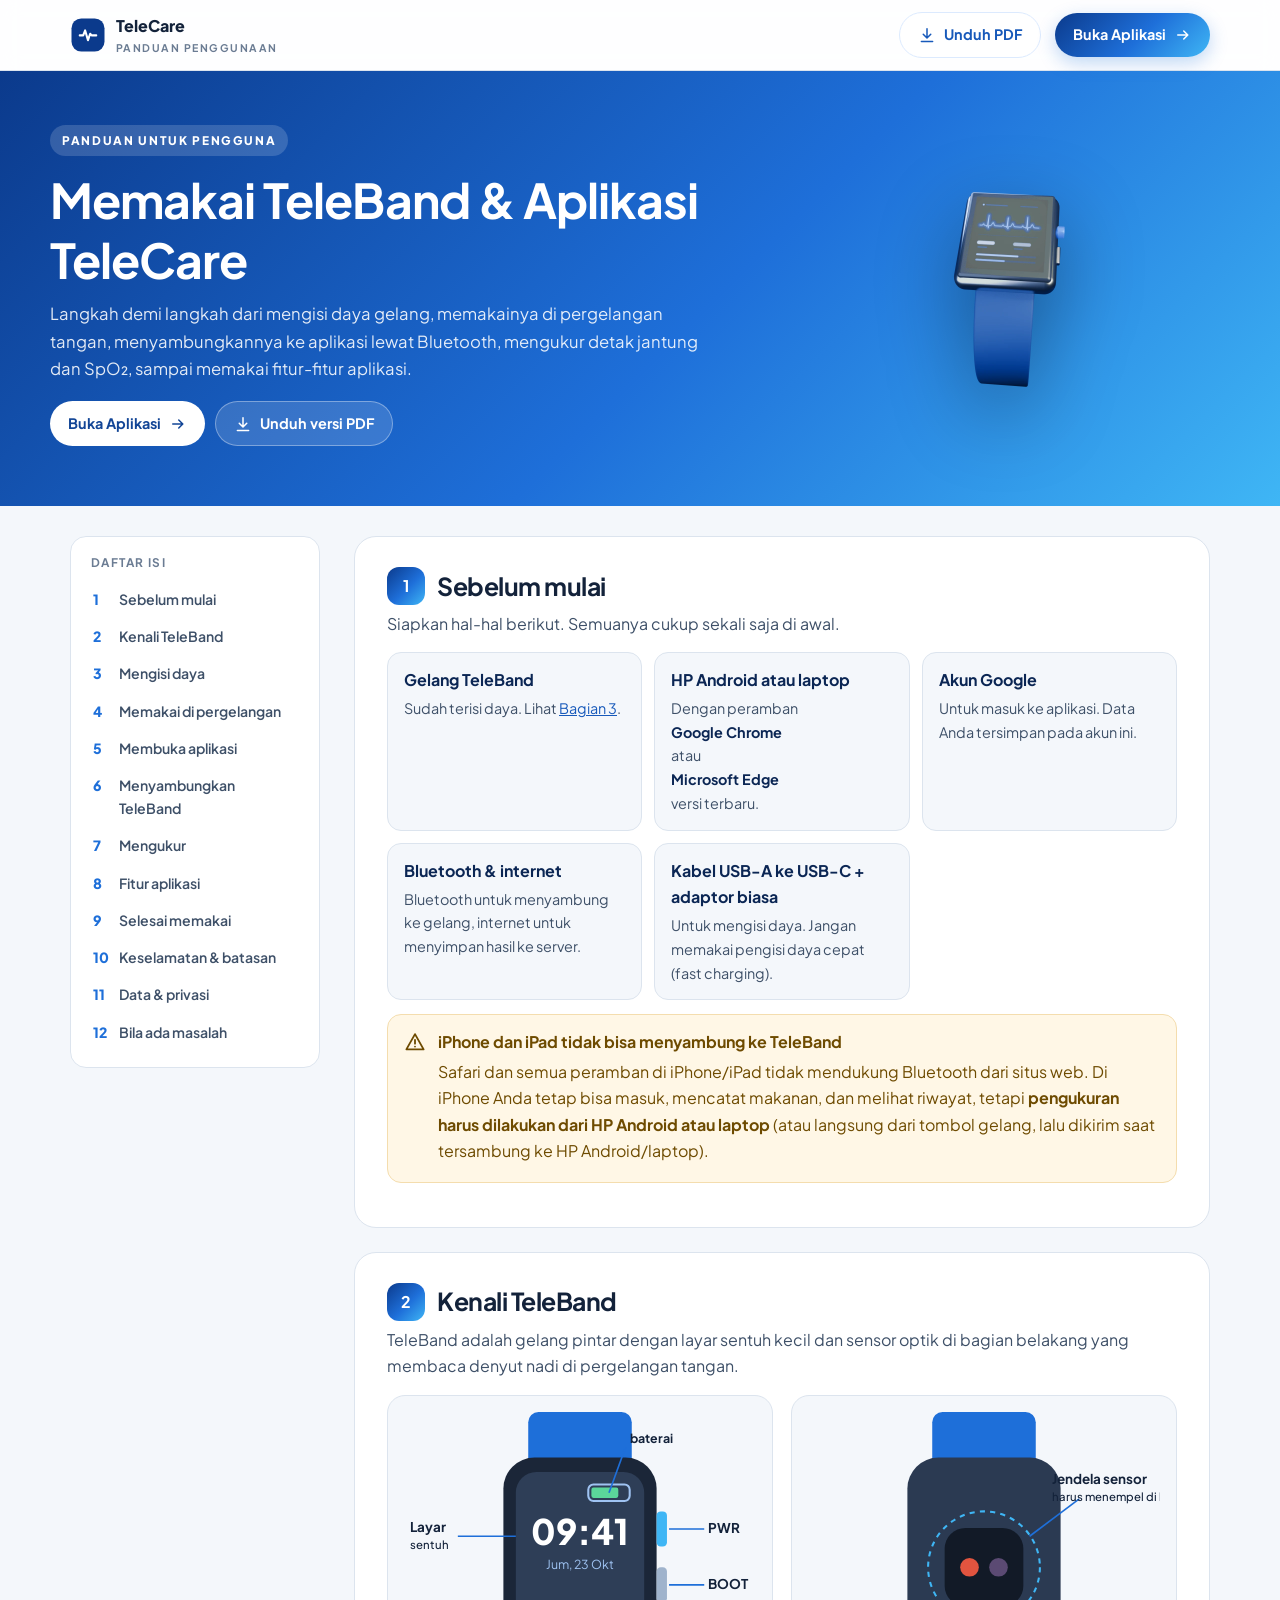
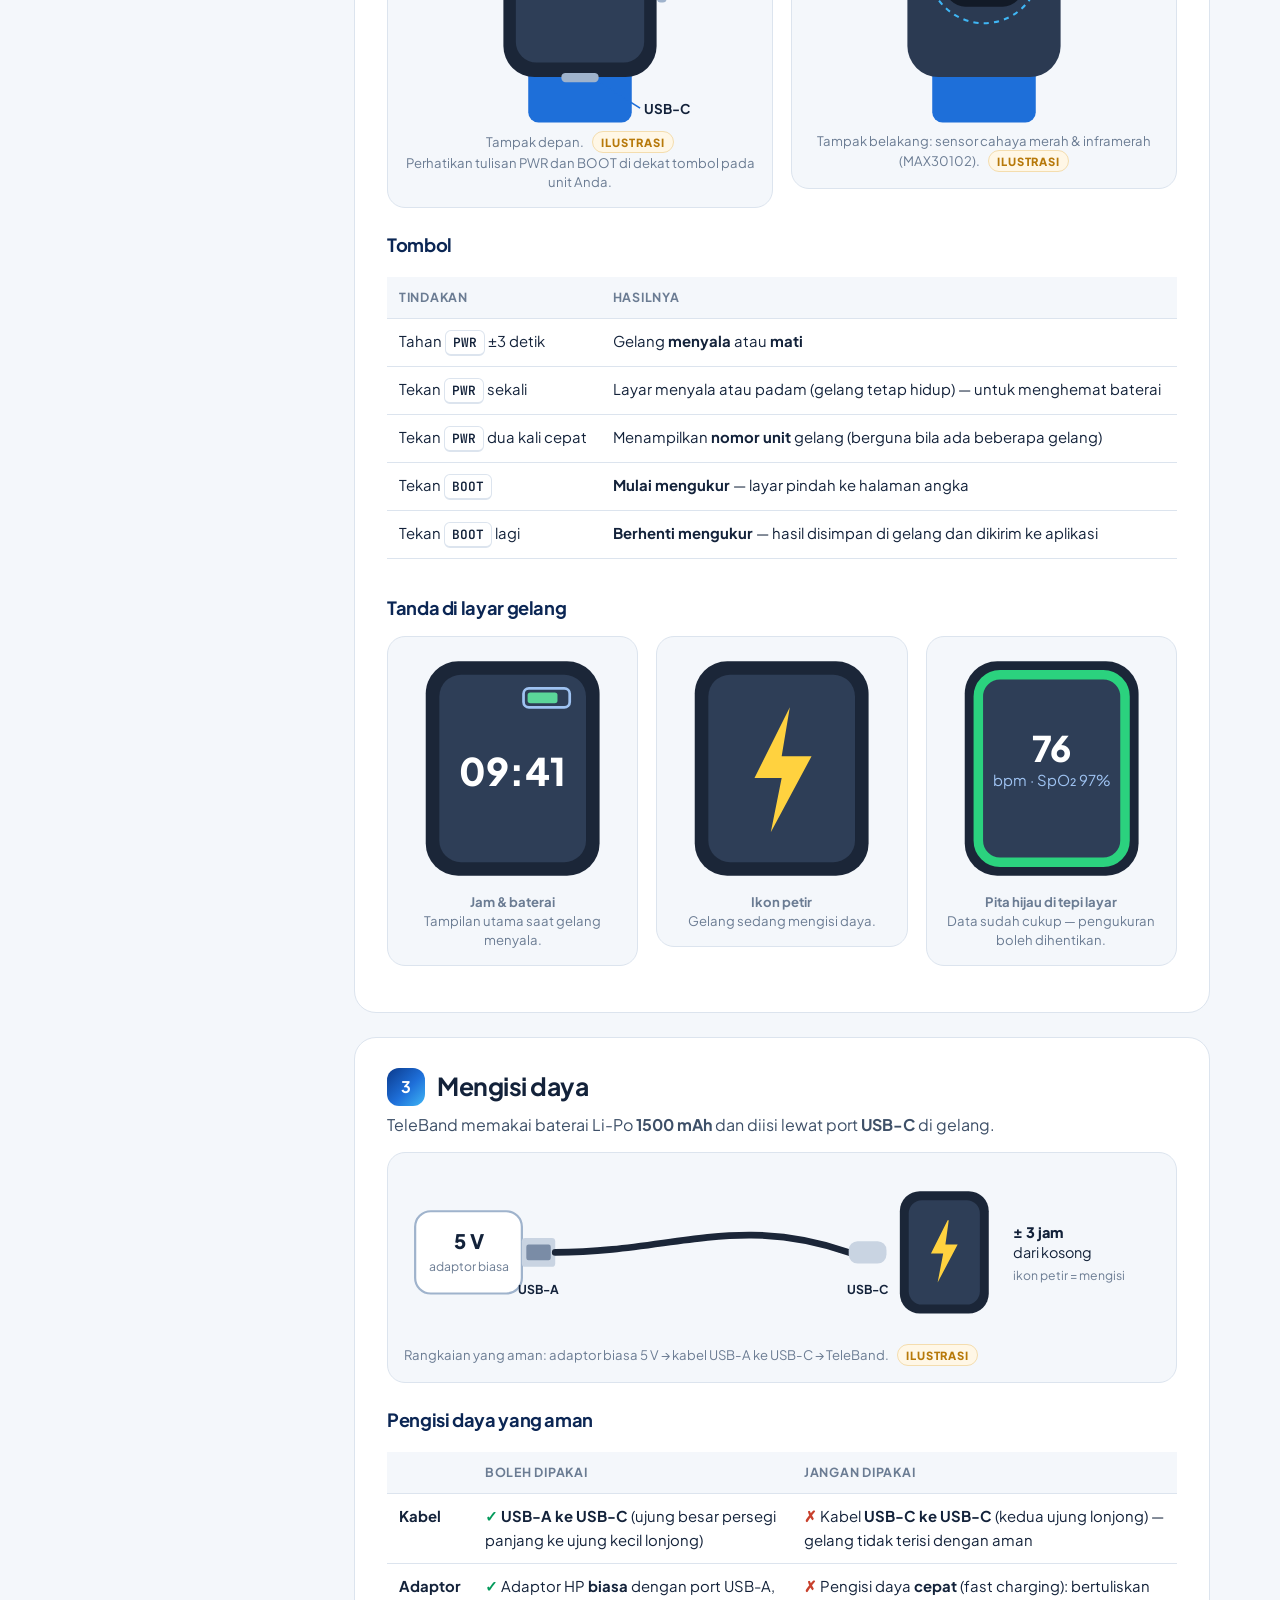
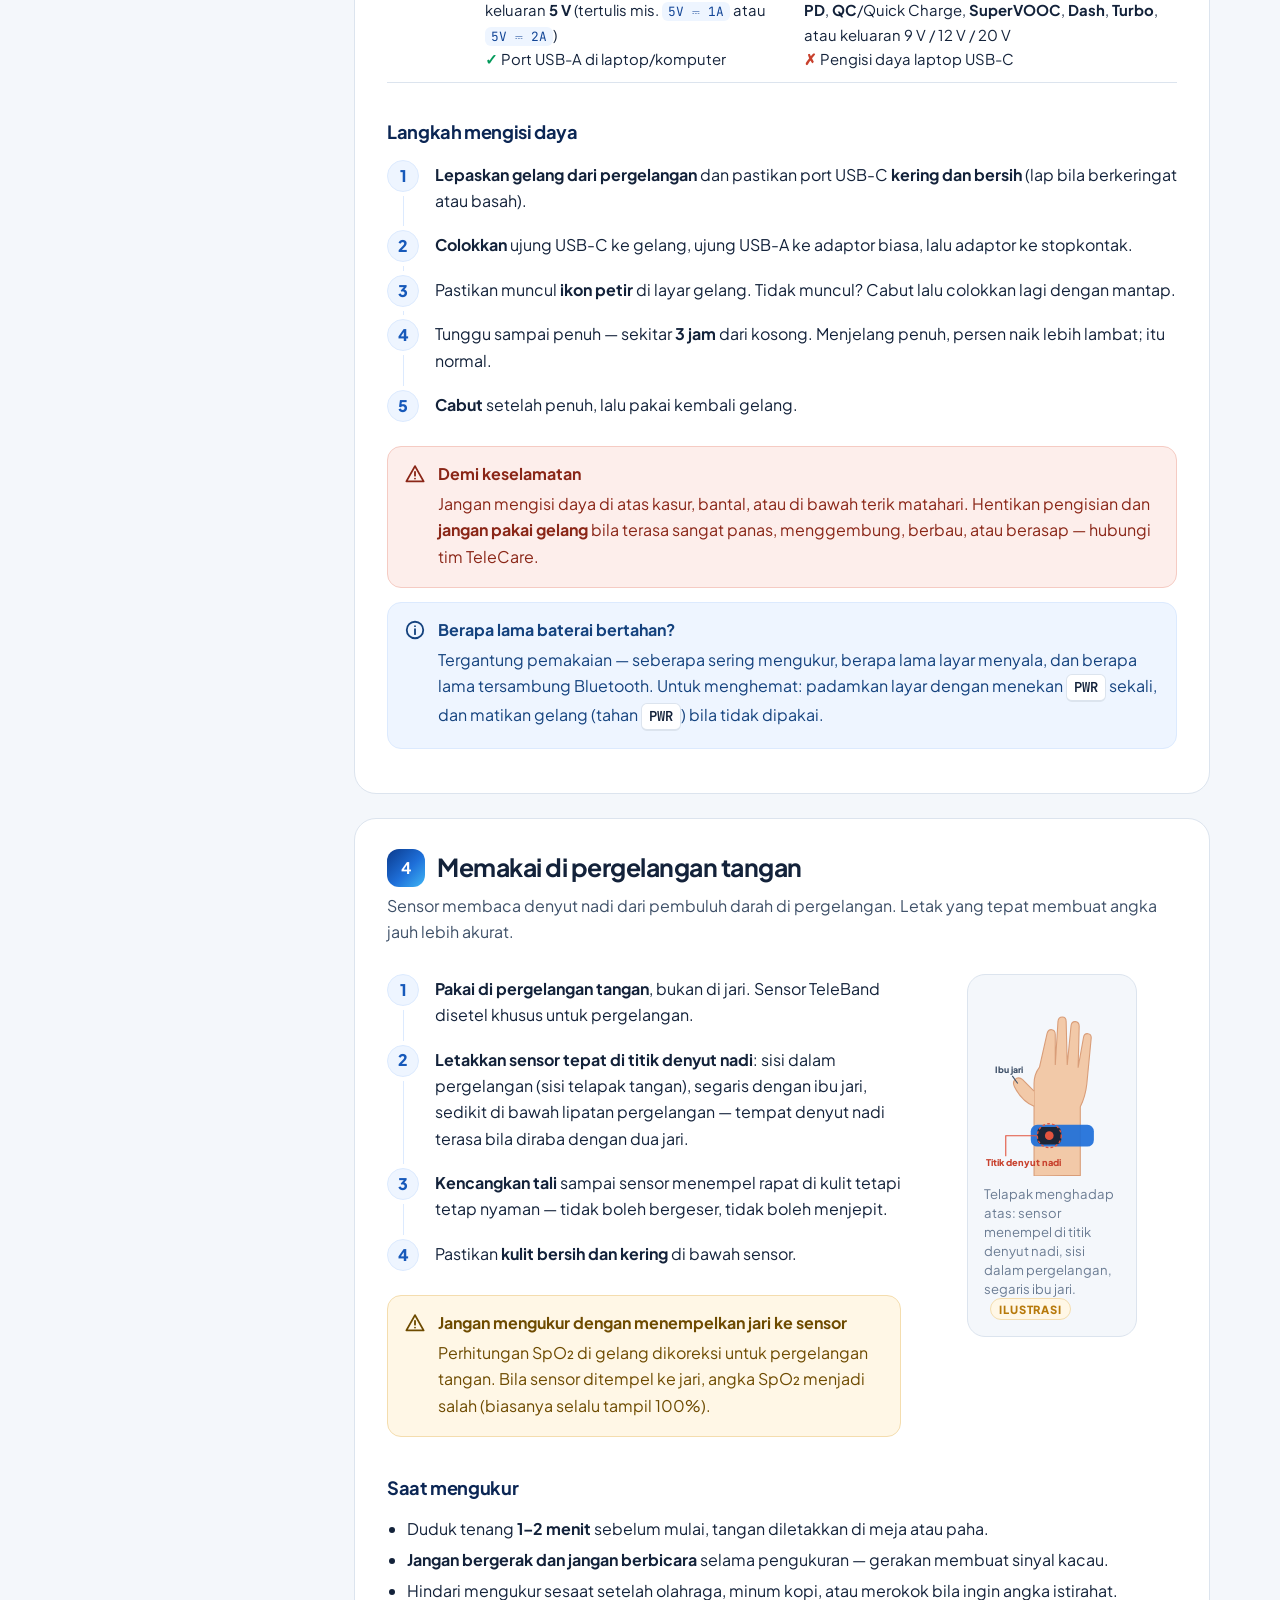
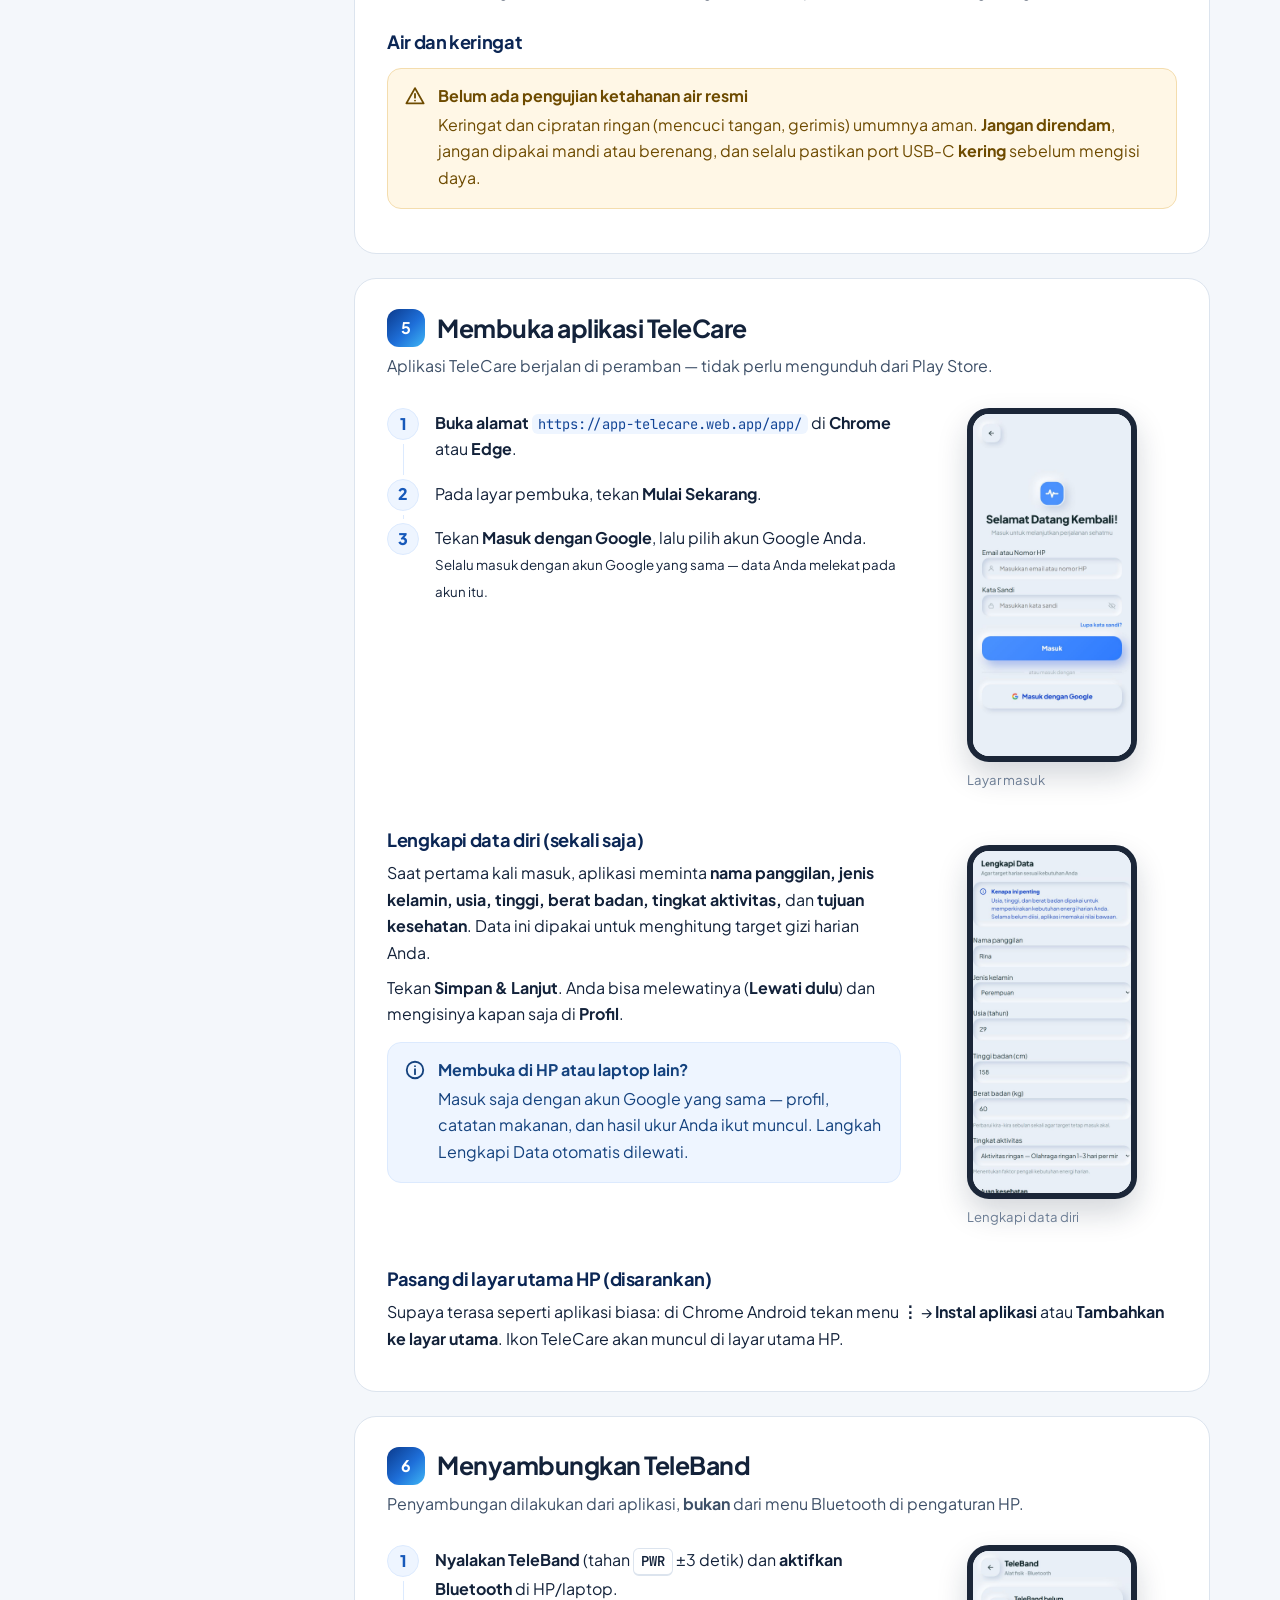
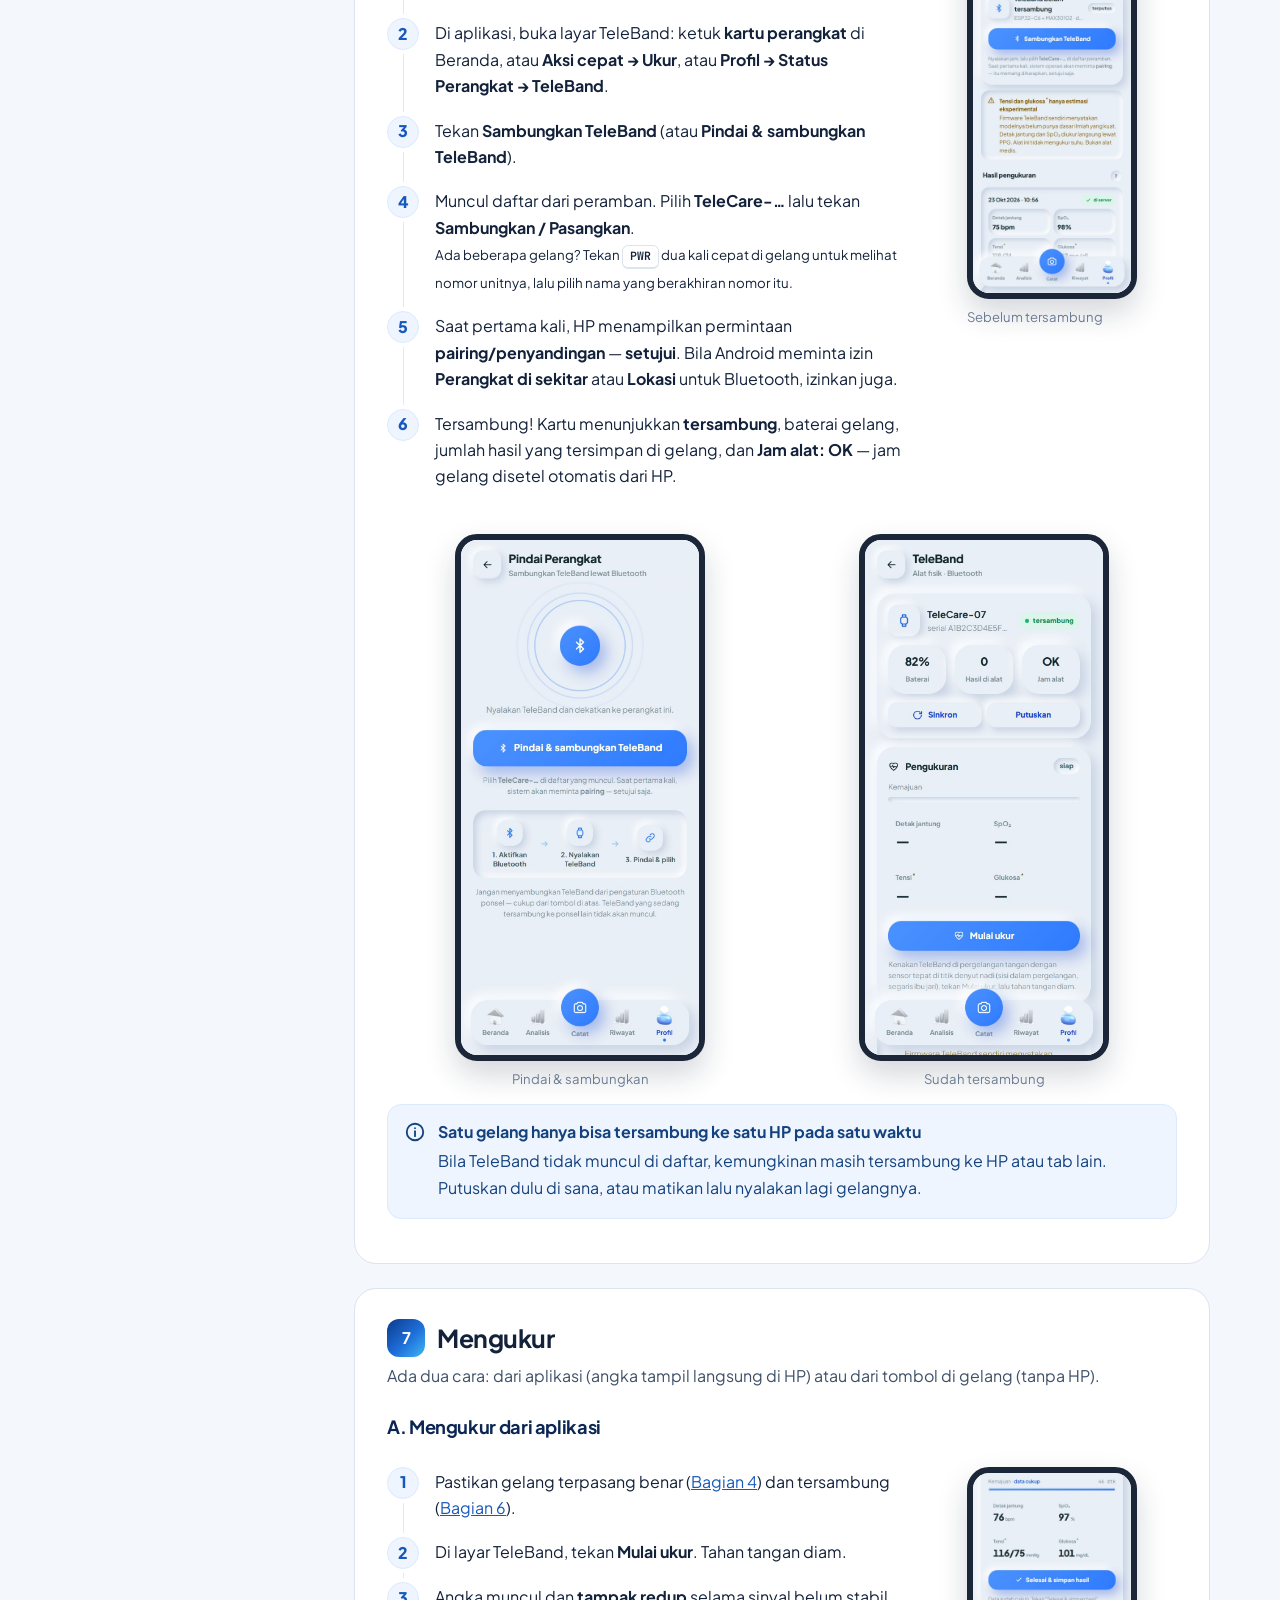
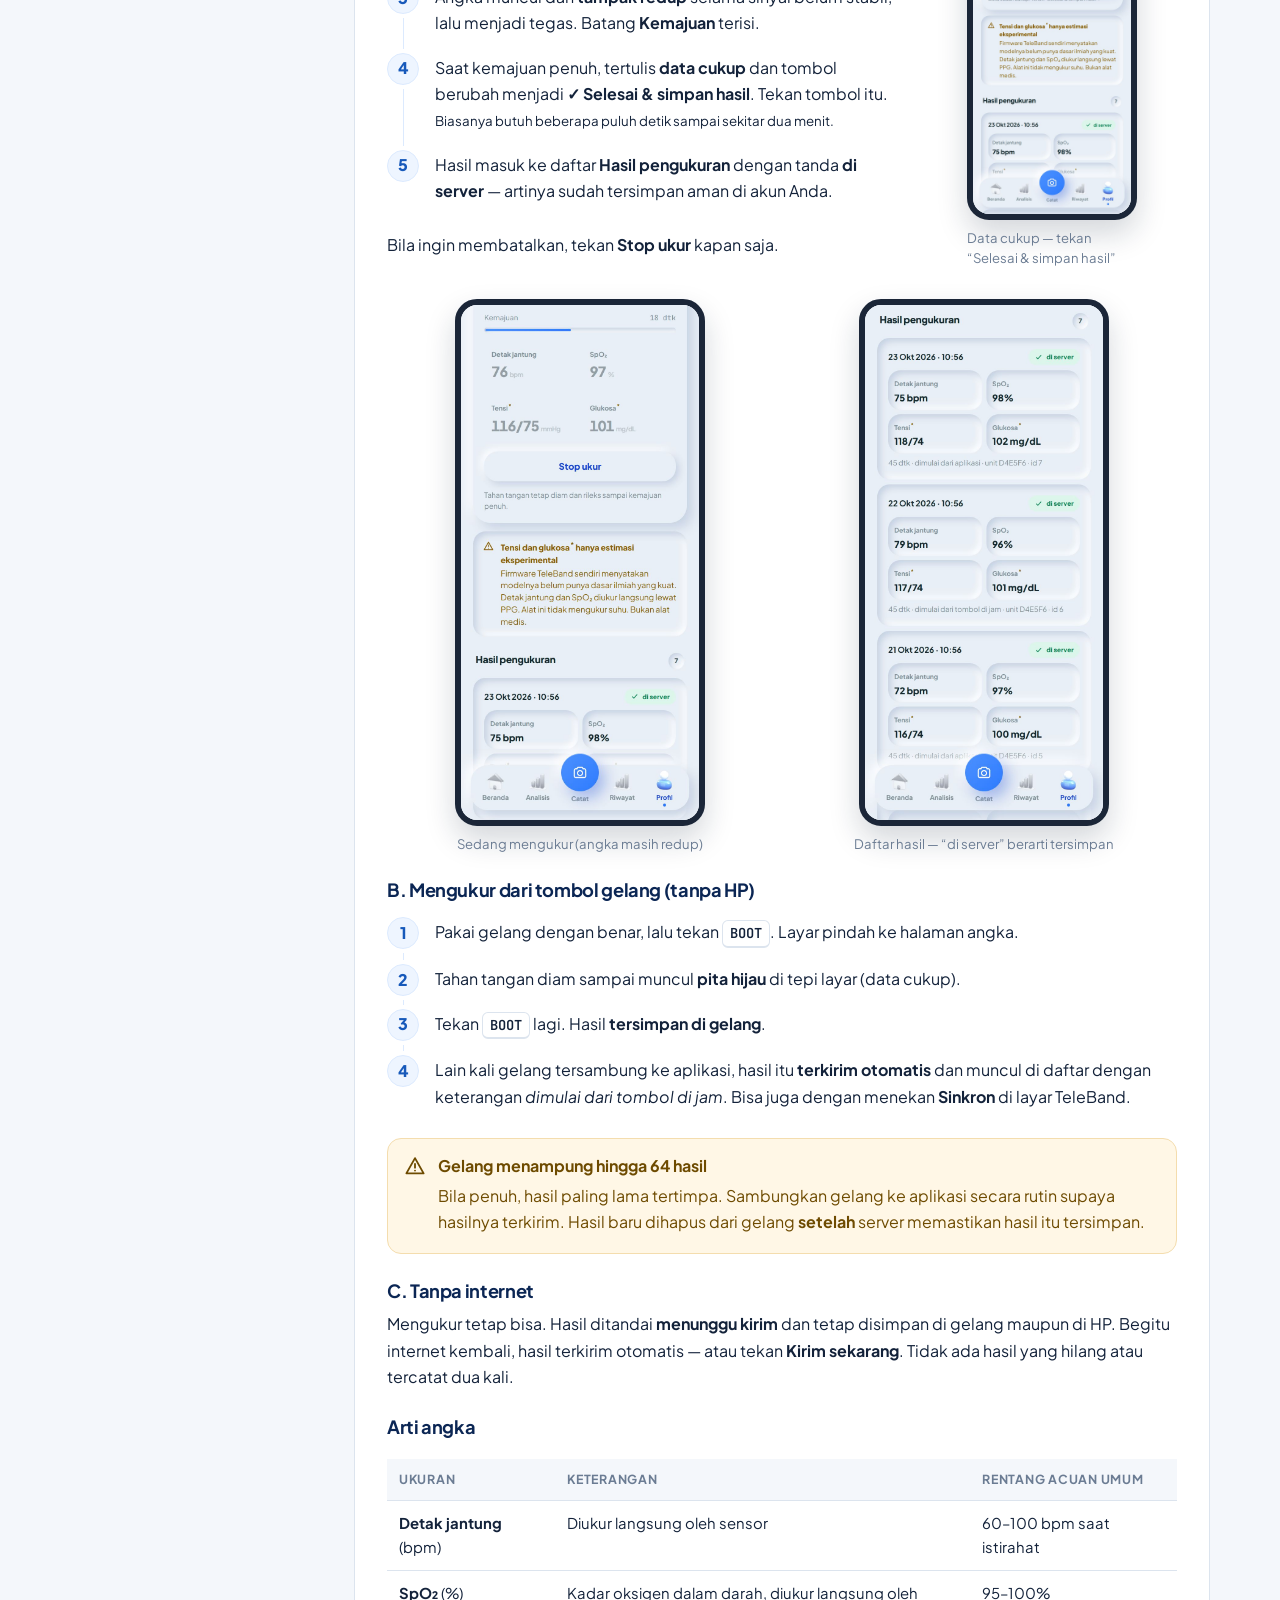
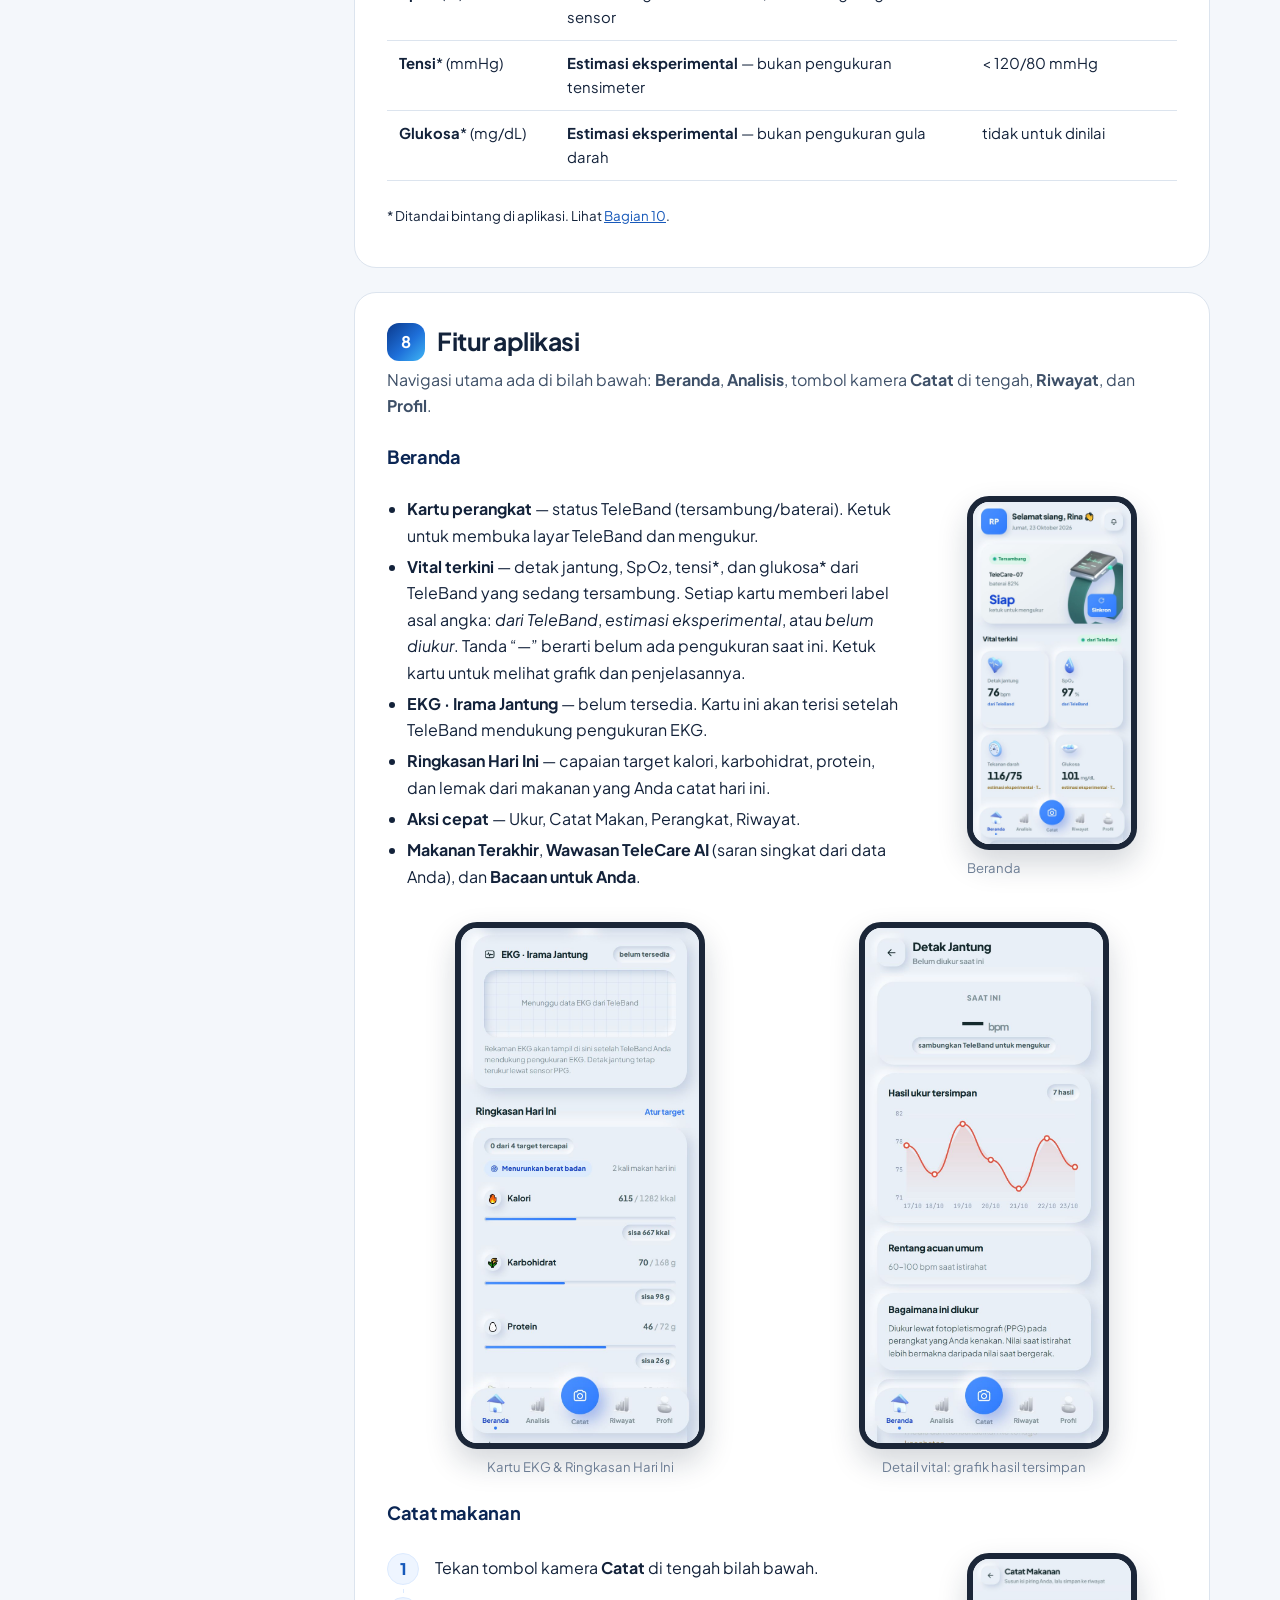
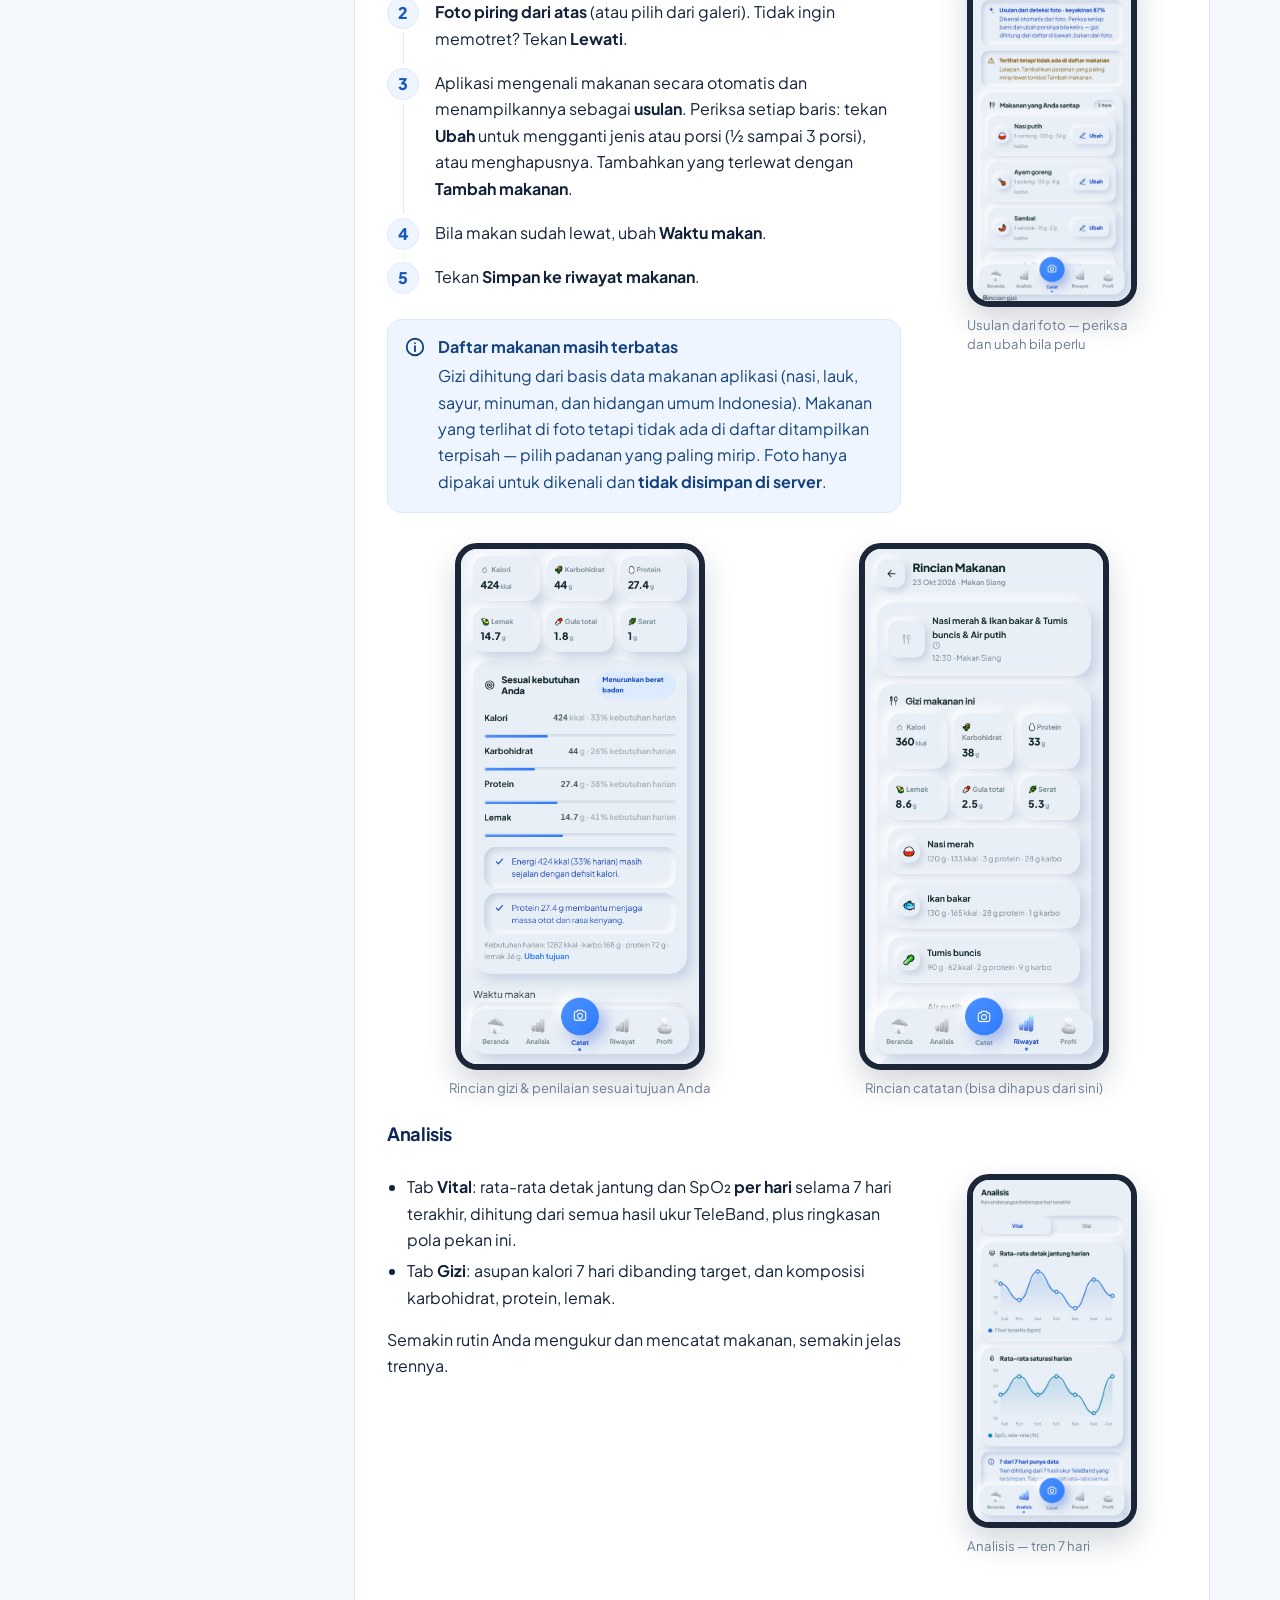
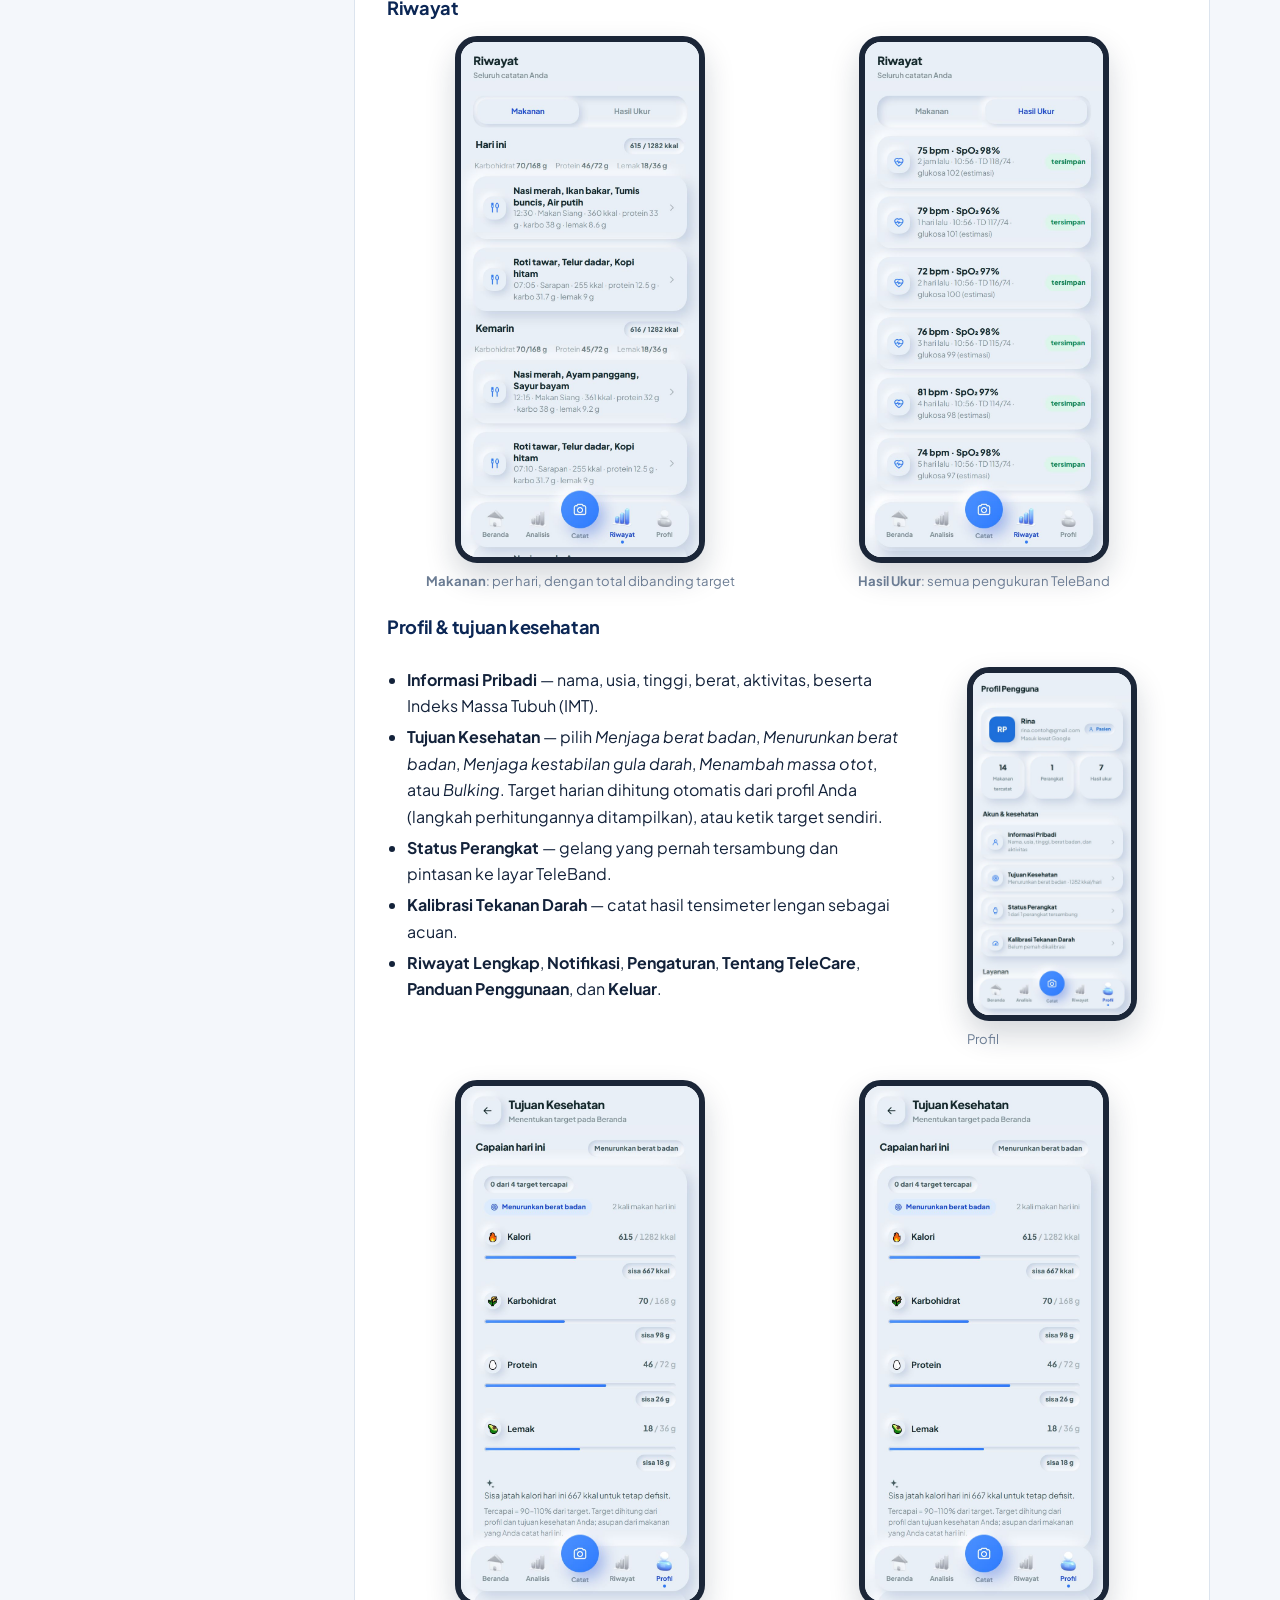
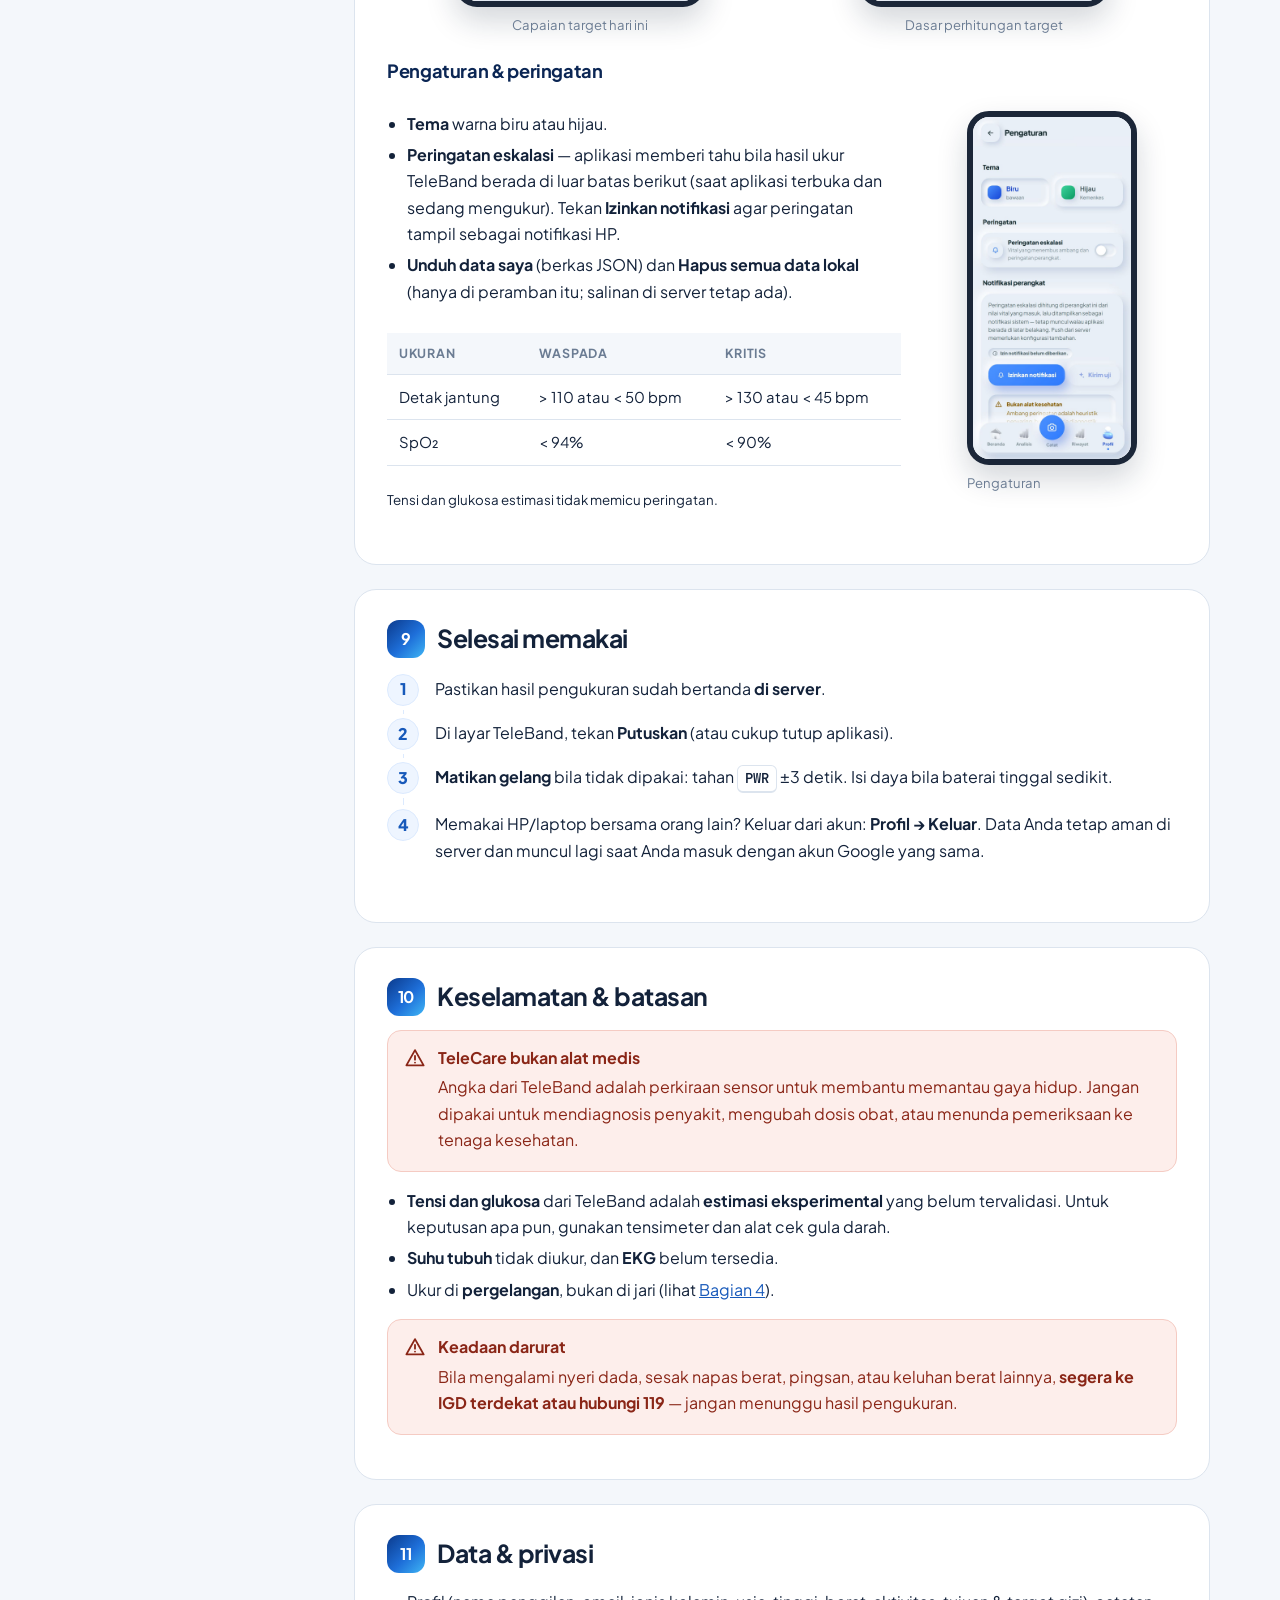
<file: panduan/index.html>
<!DOCTYPE html>
<html lang="id">
<head>
<meta charset="UTF-8">
<meta name="viewport" content="width=device-width,initial-scale=1">
<title>Panduan Penggunaan — TeleBand &amp; Aplikasi TeleCare</title>
<meta name="description" content="Cara memakai gelang TeleBand dan aplikasi TeleCare: mengisi daya, memakai di pergelangan, menyambungkan lewat Bluetooth, mengukur, dan fitur-fitur aplikasi.">
<meta name="theme-color" content="#1E6FD9">
<link rel="icon" href="data:image/svg+xml,<svg xmlns='http://www.w3.org/2000/svg' viewBox='0 0 32 32'><rect width='32' height='32' rx='9' fill='%231E6FD9'/><path d='M5 17h5l2.4-6 3.6 12 2.8-8 1.8 2H27' fill='none' stroke='white' stroke-width='2.4' stroke-linecap='round' stroke-linejoin='round'/></svg>">
<link rel="preconnect" href="https://fonts.googleapis.com">
<link rel="preconnect" href="https://fonts.gstatic.com" crossorigin>
<link href="https://fonts.googleapis.com/css2?family=Plus+Jakarta+Sans:wght@400;500;600;700;800&family=JetBrains+Mono:wght@500&display=swap" rel="stylesheet">
<!-- ?v=…: naikkan setiap kali panduan.css berubah (lihat catatan cache di index.html akar). -->
<link rel="stylesheet" href="panduan.css?v=20261023c">
</head>
<body>

<svg width="0" height="0" style="position:absolute" aria-hidden="true"><defs>
  <symbol id="i-info" viewBox="0 0 24 24" fill="none" stroke="currentColor" stroke-width="2" stroke-linecap="round"><circle cx="12" cy="12" r="9"/><path d="M12 11v5.5M12 7.8h.01"/></symbol>
  <symbol id="i-awas" viewBox="0 0 24 24" fill="none" stroke="currentColor" stroke-width="2" stroke-linecap="round" stroke-linejoin="round"><path d="M12 3.4 21.4 20H2.6Z"/><path d="M12 9.6v4.2M12 17h.01"/></symbol>
  <symbol id="i-cek" viewBox="0 0 24 24" fill="none" stroke="currentColor" stroke-width="2.2" stroke-linecap="round" stroke-linejoin="round"><circle cx="12" cy="12" r="9"/><path d="m8 12.4 2.8 2.8L16.4 9"/></symbol>
  <symbol id="i-unduh" viewBox="0 0 24 24" fill="none" stroke="currentColor" stroke-width="2" stroke-linecap="round" stroke-linejoin="round"><path d="M12 3.5v12M7 11l5 5 5-5M4.5 20.5h15"/></symbol>
  <symbol id="i-panah" viewBox="0 0 24 24" fill="none" stroke="currentColor" stroke-width="2" stroke-linecap="round" stroke-linejoin="round"><path d="M5 12h13M13 6.6 18.4 12 13 17.4"/></symbol>
</defs></svg>

<header class="kepala">
  <div class="kepala__isi">
    <a class="merek" href="../">
      <svg viewBox="0 0 48 48" aria-hidden="true"><defs><linearGradient id="lg" x1="2" y1="2" x2="46" y2="46"><stop stop-color="#0B3A8C"/><stop offset=".55" stop-color="#1E6FD9"/><stop offset="1" stop-color="#3FB6F5"/></linearGradient></defs>
        <rect x="2" y="2" width="44" height="44" rx="13" fill="url(#lg)"/><path d="M13 24.5h4.6l2.6-6.6 3.8 13 2.9-8.6 1.9 2.2H35" fill="none" stroke="#fff" stroke-width="2.8" stroke-linecap="round" stroke-linejoin="round"/></svg>
      <span>TeleCare<small>Panduan Penggunaan</small></span>
    </a>
    <a class="tombol tombol--garis" href="panduan-telecare.pdf" download><svg><use href="#i-unduh"/></svg><span>Unduh PDF</span></a>
    <a class="tombol tombol--utama" href="../app/"><span>Buka Aplikasi</span><svg><use href="#i-panah"/></svg></a>
  </div>
</header>

<section class="sampul">
  <div class="sampul__isi">
    <div>
      <span class="label">Panduan untuk Pengguna</span>
      <h1>Memakai TeleBand &amp; Aplikasi TeleCare</h1>
      <p>Langkah demi langkah dari mengisi daya gelang, memakainya di pergelangan tangan, menyambungkannya
        ke aplikasi lewat Bluetooth, mengukur detak jantung dan SpO₂, sampai memakai fitur-fitur aplikasi.</p>
      <div class="sampul__aksi">
        <a class="tombol tombol--putih" href="../app/">Buka Aplikasi <svg><use href="#i-panah"/></svg></a>
        <a class="tombol tombol--garis" href="panduan-telecare.pdf" download><svg><use href="#i-unduh"/></svg> Unduh versi PDF</a>
      </div>
    </div>
    <img src="../assets/img/render-teleband.webp" width="1200" height="1200" alt="Render 3D gelang TeleBand" style="height:auto">
  </div>
</section>

<div class="tata">
  <nav class="daftar" aria-label="Daftar isi">
    <b>Daftar isi</b>
    <ol>
      <li><a href="#mulai">Sebelum mulai</a></li>
      <li><a href="#kenali">Kenali TeleBand</a></li>
      <li><a href="#cas">Mengisi daya</a></li>
      <li><a href="#pakai">Memakai di pergelangan</a></li>
      <li><a href="#aplikasi">Membuka aplikasi</a></li>
      <li><a href="#sambung">Menyambungkan TeleBand</a></li>
      <li><a href="#ukur">Mengukur</a></li>
      <li><a href="#fitur">Fitur aplikasi</a></li>
      <li><a href="#selesai">Selesai memakai</a></li>
      <li><a href="#aman">Keselamatan &amp; batasan</a></li>
      <li><a href="#privasi">Data &amp; privasi</a></li>
      <li><a href="#masalah">Bila ada masalah</a></li>
    </ol>
  </nav>

  <main>

  <!-- ===================== 1 ===================== -->
  <section class="bab" id="mulai">
    <h2><span class="no">1</span> Sebelum mulai</h2>
    <p class="lead">Siapkan hal-hal berikut. Semuanya cukup sekali saja di awal.</p>
    <div class="fitur">
      <div><b>Gelang TeleBand</b><p>Sudah terisi daya. Lihat <a href="#cas">Bagian 3</a>.</p></div>
      <div><b>HP Android atau laptop</b><p>Dengan peramban <b>Google Chrome</b> atau <b>Microsoft Edge</b> versi terbaru.</p></div>
      <div><b>Akun Google</b><p>Untuk masuk ke aplikasi. Data Anda tersimpan pada akun ini.</p></div>
      <div><b>Bluetooth &amp; internet</b><p>Bluetooth untuk menyambung ke gelang, internet untuk menyimpan hasil ke server.</p></div>
      <div><b>Kabel USB-A ke USB-C + adaptor biasa</b><p>Untuk mengisi daya. Jangan memakai pengisi daya cepat (fast charging).</p></div>
    </div>
    <div class="kotak kotak--awas"><svg><use href="#i-awas"/></svg>
      <div><b>iPhone dan iPad tidak bisa menyambung ke TeleBand</b>
        <p>Safari dan semua peramban di iPhone/iPad tidak mendukung Bluetooth dari situs web. Di iPhone Anda tetap bisa
        masuk, mencatat makanan, dan melihat riwayat, tetapi <b>pengukuran harus dilakukan dari HP Android atau laptop</b>
        (atau langsung dari tombol gelang, lalu dikirim saat tersambung ke HP Android/laptop).</p></div></div>
  </section>

  <!-- ===================== 2 ===================== -->
  <section class="bab" id="kenali">
    <h2><span class="no">2</span> Kenali TeleBand</h2>
    <p class="lead">TeleBand adalah gelang pintar dengan layar sentuh kecil dan sensor optik di bagian belakang yang membaca
      denyut nadi di pergelangan tangan.</p>

    <div class="gambar">
      <figure class="ilustrasi">
        <svg viewBox="0 0 340 300" role="img" aria-label="Bagian depan TeleBand: layar, tombol PWR, tombol BOOT, port USB-C">
          <rect x="120" y="0" width="100" height="56" rx="10" fill="#1E6FD9"/><rect x="120" y="244" width="100" height="56" rx="10" fill="#1E6FD9"/>
          <rect x="96" y="44" width="148" height="212" rx="30" fill="#1B2638"/>
          <rect x="108" y="58" width="124" height="184" rx="20" fill="#2E3E57"/>
          <text x="170" y="128" fill="#fff" font-family="Plus Jakarta Sans,sans-serif" font-size="34" font-weight="800" text-anchor="middle">09:41</text>
          <text x="170" y="152" fill="#9FC3F2" font-family="Plus Jakarta Sans,sans-serif" font-size="12" text-anchor="middle">Jum, 23 Okt</text>
          <rect x="178" y="70" width="40" height="16" rx="5" fill="none" stroke="#9FC3F2" stroke-width="2"/><rect x="181" y="73" width="26" height="10" rx="2" fill="#5BD69A"/>
          <rect x="244" y="96" width="10" height="34" rx="4" fill="#3FB6F5"/>
          <rect x="244" y="150" width="10" height="34" rx="4" fill="#9FB3CC"/>
          <rect x="152" y="252" width="36" height="9" rx="4" fill="#9FB3CC"/>
          <g font-family="Plus Jakarta Sans,sans-serif" font-size="13" font-weight="700" fill="#13223A">
            <path d="M256 113h34" stroke="#1E6FD9" stroke-width="1.6"/><text x="294" y="117">PWR</text>
            <path d="M256 167h34" stroke="#1E6FD9" stroke-width="1.6"/><text x="294" y="171">BOOT</text>
            <path d="M190 262 228 286" stroke="#1E6FD9" stroke-width="1.6"/><text x="232" y="292">USB-C</text>
            <path d="M108 120H52" stroke="#1E6FD9" stroke-width="1.6"/><text x="6" y="116">Layar</text><text x="6" y="132" font-weight="500" font-size="11">sentuh</text>
            <path d="M198 78 214 34" stroke="#1E6FD9" stroke-width="1.6"/><text x="218" y="30" font-size="12">baterai</text>
          </g>
        </svg>
        <figcaption>Tampak depan. <span class="tanda-ilustrasi">Ilustrasi</span><br>Perhatikan tulisan PWR dan BOOT di dekat
          tombol pada unit Anda.</figcaption>
      </figure>
      <figure class="ilustrasi">
        <svg viewBox="0 0 340 300" role="img" aria-label="Bagian belakang TeleBand: jendela sensor">
          <rect x="120" y="0" width="100" height="56" rx="10" fill="#1E6FD9"/><rect x="120" y="244" width="100" height="56" rx="10" fill="#1E6FD9"/>
          <rect x="96" y="44" width="148" height="212" rx="30" fill="#2B3A52"/>
          <rect x="132" y="112" width="76" height="76" rx="20" fill="#121A27"/>
          <circle cx="156" cy="150" r="9" fill="#E2543F"/><circle cx="184" cy="150" r="9" fill="#5B4A73"/>
          <circle cx="170" cy="150" r="54" fill="none" stroke="#3FB6F5" stroke-width="2" stroke-dasharray="5 5"/>
          <g font-family="Plus Jakarta Sans,sans-serif" font-size="13" font-weight="700" fill="#13223A">
            <path d="M214 120 262 84" stroke="#1E6FD9" stroke-width="1.6"/><text x="236" y="70">Jendela sensor</text>
            <text x="236" y="86" font-weight="500" font-size="11">harus menempel di kulit</text>
          </g>
        </svg>
        <figcaption>Tampak belakang: sensor cahaya merah &amp; inframerah (MAX30102). <span class="tanda-ilustrasi">Ilustrasi</span></figcaption>
      </figure>
    </div>

    <h3>Tombol</h3>
    <div class="tabel-wrap"><table class="tabel">
      <tr><th>Tindakan</th><th>Hasilnya</th></tr>
      <tr><td>Tahan <kbd>PWR</kbd> ±3 detik</td><td>Gelang <b>menyala</b> atau <b>mati</b></td></tr>
      <tr><td>Tekan <kbd>PWR</kbd> sekali</td><td>Layar menyala atau padam (gelang tetap hidup) — untuk menghemat baterai</td></tr>
      <tr><td>Tekan <kbd>PWR</kbd> dua kali cepat</td><td>Menampilkan <b>nomor unit</b> gelang (berguna bila ada beberapa gelang)</td></tr>
      <tr><td>Tekan <kbd>BOOT</kbd></td><td><b>Mulai mengukur</b> — layar pindah ke halaman angka</td></tr>
      <tr><td>Tekan <kbd>BOOT</kbd> lagi</td><td><b>Berhenti mengukur</b> — hasil disimpan di gelang dan dikirim ke aplikasi</td></tr>
    </table></div>

    <h3>Tanda di layar gelang</h3>
    <div class="gambar">
      <figure class="ilustrasi">
        <svg viewBox="0 0 160 170" role="img" aria-label="Layar jam dengan persen baterai">
          <rect x="16" y="6" width="128" height="158" rx="24" fill="#1B2638"/><rect x="26" y="16" width="108" height="138" rx="16" fill="#2E3E57"/>
          <rect x="88" y="26" width="34" height="14" rx="4" fill="none" stroke="#9FC3F2" stroke-width="2"/><rect x="91" y="29" width="22" height="8" rx="2" fill="#5BD69A"/>
          <text x="80" y="98" fill="#fff" font-family="Plus Jakarta Sans,sans-serif" font-size="28" font-weight="800" text-anchor="middle">09:41</text>
        </svg>
        <figcaption><b>Jam &amp; baterai</b><br>Tampilan utama saat gelang menyala.</figcaption>
      </figure>
      <figure class="ilustrasi">
        <svg viewBox="0 0 160 170" role="img" aria-label="Ikon petir saat mengisi daya">
          <rect x="16" y="6" width="128" height="158" rx="24" fill="#1B2638"/><rect x="26" y="16" width="108" height="138" rx="16" fill="#2E3E57"/>
          <path d="M86 40 60 92h20l-8 40 30-56H80l6-36Z" fill="#FFD23F"/>
        </svg>
        <figcaption><b>Ikon petir</b><br>Gelang sedang mengisi daya.</figcaption>
      </figure>
      <figure class="ilustrasi">
        <svg viewBox="0 0 160 170" role="img" aria-label="Pita hijau di tepi layar saat data cukup">
          <rect x="16" y="6" width="128" height="158" rx="24" fill="#1B2638"/><rect x="26" y="16" width="108" height="138" rx="16" fill="#2E3E57" stroke="#2BD27E" stroke-width="7"/>
          <text x="80" y="80" fill="#fff" font-family="Plus Jakarta Sans,sans-serif" font-size="26" font-weight="800" text-anchor="middle">76</text>
          <text x="80" y="98" fill="#9FC3F2" font-family="Plus Jakarta Sans,sans-serif" font-size="11" text-anchor="middle">bpm · SpO₂ 97%</text>
        </svg>
        <figcaption><b>Pita hijau di tepi layar</b><br>Data sudah cukup — pengukuran boleh dihentikan.</figcaption>
      </figure>
    </div>
  </section>

  <!-- ===================== 3 ===================== -->
  <section class="bab" id="cas">
    <h2><span class="no">3</span> Mengisi daya</h2>
    <p class="lead">TeleBand memakai baterai Li-Po <b>1500 mAh</b> dan diisi lewat port <b>USB-C</b> di gelang.</p>

    <figure class="ilustrasi gambar--satu" style="margin:14px 0">
      <svg viewBox="0 0 680 150" role="img" aria-label="Adaptor 5 volt, kabel USB-A ke USB-C, TeleBand">
        <rect x="10" y="38" width="96" height="74" rx="14" fill="#fff" stroke="#9FB3CC" stroke-width="2"/>
        <text x="58" y="72" font-family="Plus Jakarta Sans,sans-serif" font-size="18" font-weight="800" fill="#13223A" text-anchor="middle">5 V</text>
        <text x="58" y="92" font-family="Plus Jakarta Sans,sans-serif" font-size="11" fill="#6B7C93" text-anchor="middle">adaptor biasa</text>
        <rect x="106" y="62" width="30" height="26" rx="3" fill="#C9D4E2"/><rect x="110" y="68" width="22" height="14" rx="2" fill="#7A8CA6"/>
        <text x="121" y="112" font-family="Plus Jakarta Sans,sans-serif" font-size="11" font-weight="700" fill="#13223A" text-anchor="middle">USB-A</text>
        <path d="M136 75 C 240 75, 300 40, 400 75" fill="none" stroke="#1B2638" stroke-width="6" stroke-linecap="round"/>
        <rect x="400" y="65" width="34" height="20" rx="8" fill="#C9D4E2"/>
        <text x="417" y="112" font-family="Plus Jakarta Sans,sans-serif" font-size="11" font-weight="700" fill="#13223A" text-anchor="middle">USB-C</text>
        <rect x="446" y="20" width="80" height="110" rx="18" fill="#1B2638"/><rect x="454" y="28" width="64" height="94" rx="12" fill="#2E3E57"/>
        <path d="M489 46 474 76h11l-5 26 18-34h-11l3-22Z" fill="#FFD23F"/>
        <g font-family="Plus Jakarta Sans,sans-serif" font-size="13" fill="#13223A">
          <text x="548" y="62" font-weight="800">± 3 jam</text><text x="548" y="80">dari kosong</text>
          <text x="548" y="100" fill="#6B7C93" font-size="11">ikon petir = mengisi</text>
        </g>
      </svg>
      <figcaption>Rangkaian yang aman: adaptor biasa 5 V → kabel USB-A ke USB-C → TeleBand. <span class="tanda-ilustrasi">Ilustrasi</span></figcaption>
    </figure>

    <h3>Pengisi daya yang aman</h3>
    <div class="tabel-wrap"><table class="tabel">
      <tr><th></th><th>Boleh dipakai</th><th>Jangan dipakai</th></tr>
      <tr><td><b>Kabel</b></td><td><span class="ok">✓</span> <b>USB-A ke USB-C</b> (ujung besar persegi panjang ke ujung kecil lonjong)</td>
        <td><span class="tidak">✗</span> Kabel <b>USB-C ke USB-C</b> (kedua ujung lonjong) — gelang tidak terisi dengan aman</td></tr>
      <tr><td><b>Adaptor</b></td><td><span class="ok">✓</span> Adaptor HP <b>biasa</b> dengan port USB-A, keluaran <b>5 V</b> (tertulis mis. <code>5V ⎓ 1A</code> atau <code>5V ⎓ 2A</code>)<br>
        <span class="ok">✓</span> Port USB-A di laptop/komputer</td>
        <td><span class="tidak">✗</span> Pengisi daya <b>cepat</b> (fast charging): bertuliskan <b>PD</b>, <b>QC</b>/Quick Charge, <b>SuperVOOC</b>, <b>Dash</b>, <b>Turbo</b>, atau keluaran 9 V / 12 V / 20 V<br>
        <span class="tidak">✗</span> Pengisi daya laptop USB-C</td></tr>
    </table></div>

    <h3>Langkah mengisi daya</h3>
    <ol class="langkah">
      <li><b>Lepaskan gelang dari pergelangan</b> dan pastikan port USB-C <b>kering dan bersih</b> (lap bila berkeringat atau basah).</li>
      <li><b>Colokkan</b> ujung USB-C ke gelang, ujung USB-A ke adaptor biasa, lalu adaptor ke stopkontak.</li>
      <li>Pastikan muncul <b>ikon petir</b> di layar gelang. Tidak muncul? Cabut lalu colokkan lagi dengan mantap.</li>
      <li>Tunggu sampai penuh — sekitar <b>3 jam</b> dari kosong. Menjelang penuh, persen naik lebih lambat; itu normal.</li>
      <li><b>Cabut</b> setelah penuh, lalu pakai kembali gelang.</li>
    </ol>

    <div class="kotak kotak--bahaya"><svg><use href="#i-awas"/></svg>
      <div><b>Demi keselamatan</b>
        <p>Jangan mengisi daya di atas kasur, bantal, atau di bawah terik matahari. Hentikan pengisian dan <b>jangan pakai gelang</b>
          bila terasa sangat panas, menggembung, berbau, atau berasap — hubungi tim TeleCare.</p></div></div>
    <div class="kotak kotak--info"><svg><use href="#i-info"/></svg>
      <div><b>Berapa lama baterai bertahan?</b>
        <p>Tergantung pemakaian — seberapa sering mengukur, berapa lama layar menyala, dan berapa lama tersambung Bluetooth.
          Untuk menghemat: padamkan layar dengan menekan <kbd>PWR</kbd> sekali, dan matikan gelang (tahan <kbd>PWR</kbd>) bila tidak dipakai.</p></div></div>
  </section>

  <!-- ===================== 4 ===================== -->
  <section class="bab" id="pakai">
    <h2><span class="no">4</span> Memakai di pergelangan tangan</h2>
    <p class="lead">Sensor membaca denyut nadi dari pembuluh darah di pergelangan. Letak yang tepat membuat angka jauh lebih akurat.</p>

    <div class="berdampingan">
      <div>
        <ol class="langkah">
          <li><b>Pakai di pergelangan tangan</b>, bukan di jari. Sensor TeleBand disetel khusus untuk pergelangan.</li>
          <li><b>Letakkan sensor tepat di titik denyut nadi</b>: sisi dalam pergelangan (sisi telapak tangan), segaris dengan ibu jari,
            sedikit di bawah lipatan pergelangan — tempat denyut nadi terasa bila diraba dengan dua jari.</li>
          <li><b>Kencangkan tali</b> sampai sensor menempel rapat di kulit tetapi tetap nyaman — tidak boleh bergeser, tidak boleh menjepit.</li>
          <li>Pastikan <b>kulit bersih dan kering</b> di bawah sensor.</li>
        </ol>
        <div class="kotak kotak--awas"><svg><use href="#i-awas"/></svg>
          <div><b>Jangan mengukur dengan menempelkan jari ke sensor</b>
            <p>Perhitungan SpO₂ di gelang dikoreksi untuk pergelangan tangan. Bila sensor ditempel ke jari, angka SpO₂ menjadi salah
              (biasanya selalu tampil 100%).</p></div></div>
      </div>
      <figure class="ilustrasi">
        <svg viewBox="0 0 250 340" role="img" aria-label="Pergelangan tangan, telapak menghadap atas, dengan sensor TeleBand di titik denyut nadi sisi ibu jari">
          <path d="M92 340V170c0-12 4-22 10-30l14-62c3-10 15-9 15 2v56l5-80c1-11 15-11 15 0l2 80 7-72c1-11 15-10 15 1l-2 76 10-56c2-10 15-8 14 2l-8 84c-2 18-6 30-12 42v126Z" fill="#F2C9A8" stroke="#D99D78" stroke-width="2"/>
          <path d="M92 212c-14-6-28-20-36-36-6-12 6-21 15-13l21 21" fill="#F2C9A8" stroke="#D99D78" stroke-width="2"/>
          <rect x="86" y="246" width="116" height="40" rx="12" fill="#1E6FD9" opacity=".92"/>
          <rect x="98" y="250" width="44" height="32" rx="9" fill="#1B2638"/>
          <circle cx="120" cy="266" r="8" fill="#E2543F"/>
          <circle cx="120" cy="266" r="22" fill="none" stroke="#E2543F" stroke-width="2.4" stroke-dasharray="5 4"/>
          <g font-family="Plus Jakarta Sans,sans-serif" font-weight="800">
            <path d="M98 266H40v38" fill="none" stroke="#E2543F" stroke-width="2"/>
            <text x="4" y="322" font-size="17" fill="#C8412D">Titik denyut nadi</text>
            <text x="20" y="150" font-size="16" fill="#3E5068">Ibu jari</text>
            <path d="M52 156 62 170" stroke="#3E5068" stroke-width="2"/>
          </g>
        </svg>
        <figcaption>Telapak menghadap atas: sensor menempel di titik denyut nadi, sisi dalam pergelangan, segaris ibu jari.
          <span class="tanda-ilustrasi">Ilustrasi</span></figcaption>
      </figure>
    </div>

    <h3>Saat mengukur</h3>
    <ul>
      <li>Duduk tenang <b>1–2 menit</b> sebelum mulai, tangan diletakkan di meja atau paha.</li>
      <li><b>Jangan bergerak dan jangan berbicara</b> selama pengukuran — gerakan membuat sinyal kacau.</li>
      <li>Hindari mengukur sesaat setelah olahraga, minum kopi, atau merokok bila ingin angka istirahat.</li>
    </ul>

    <h3>Air dan keringat</h3>
    <div class="kotak kotak--awas"><svg><use href="#i-awas"/></svg>
      <div><b>Belum ada pengujian ketahanan air resmi</b>
        <p>Keringat dan cipratan ringan (mencuci tangan, gerimis) umumnya aman. <b>Jangan direndam</b>, jangan dipakai mandi atau
          berenang, dan selalu pastikan port USB-C <b>kering</b> sebelum mengisi daya.</p></div></div>
  </section>

  <!-- ===================== 5 ===================== -->
  <section class="bab" id="aplikasi">
    <h2><span class="no">5</span> Membuka aplikasi TeleCare</h2>
    <p class="lead">Aplikasi TeleCare berjalan di peramban — tidak perlu mengunduh dari Play Store.</p>

    <div class="berdampingan">
      <div>
        <ol class="langkah">
          <li><b>Buka alamat</b> <code>https://app-telecare.web.app/app/</code> di <b>Chrome</b> atau <b>Edge</b>.</li>
          <li>Pada layar pembuka, tekan <b>Mulai Sekarang</b>.</li>
          <li>Tekan <b>Masuk dengan Google</b>, lalu pilih akun Google Anda.
            <br><small>Selalu masuk dengan akun Google yang sama — data Anda melekat pada akun itu.</small></li>
        </ol>
      </div>
      <figure><img class="layar" src="img/p01-masuk.jpg" width="780" height="1688" alt="Layar masuk aplikasi TeleCare" loading="lazy"><figcaption>Layar masuk</figcaption></figure>
    </div>

    <div class="berdampingan">
      <div>
        <h3 style="margin-top:0">Lengkapi data diri (sekali saja)</h3>
        <p>Saat pertama kali masuk, aplikasi meminta <b>nama panggilan, jenis kelamin, usia, tinggi, berat badan, tingkat aktivitas,</b>
          dan <b>tujuan kesehatan</b>. Data ini dipakai untuk menghitung target gizi harian Anda.</p>
        <p>Tekan <b>Simpan &amp; Lanjut</b>. Anda bisa melewatinya (<b>Lewati dulu</b>) dan mengisinya kapan saja di <b>Profil</b>.</p>
        <div class="kotak kotak--info"><svg><use href="#i-info"/></svg>
          <div><b>Membuka di HP atau laptop lain?</b>
            <p>Masuk saja dengan akun Google yang sama — profil, catatan makanan, dan hasil ukur Anda ikut muncul. Langkah Lengkapi Data
              otomatis dilewati.</p></div></div>
      </div>
      <figure><img class="layar" src="img/p02-lengkapi.jpg" width="780" height="1688" alt="Layar Lengkapi Data" loading="lazy"><figcaption>Lengkapi data diri</figcaption></figure>
    </div>

    <h3>Pasang di layar utama HP (disarankan)</h3>
    <p>Supaya terasa seperti aplikasi biasa: di Chrome Android tekan menu <b>⋮</b> → <b>Instal aplikasi</b> atau
      <b>Tambahkan ke layar utama</b>. Ikon TeleCare akan muncul di layar utama HP.</p>
  </section>

  <!-- ===================== 6 ===================== -->
  <section class="bab" id="sambung">
    <h2><span class="no">6</span> Menyambungkan TeleBand</h2>
    <p class="lead">Penyambungan dilakukan dari aplikasi, <b>bukan</b> dari menu Bluetooth di pengaturan HP.</p>

    <div class="berdampingan">
      <div>
        <ol class="langkah">
          <li><b>Nyalakan TeleBand</b> (tahan <kbd>PWR</kbd> ±3 detik) dan <b>aktifkan Bluetooth</b> di HP/laptop.</li>
          <li>Di aplikasi, buka layar TeleBand: ketuk <b>kartu perangkat</b> di Beranda, atau <b>Aksi cepat → Ukur</b>,
            atau <b>Profil → Status Perangkat → TeleBand</b>.</li>
          <li>Tekan <b>Sambungkan TeleBand</b> (atau <b>Pindai &amp; sambungkan TeleBand</b>).</li>
          <li>Muncul daftar dari peramban. Pilih <b>TeleCare-…</b> lalu tekan <b>Sambungkan / Pasangkan</b>.
            <br><small>Ada beberapa gelang? Tekan <kbd>PWR</kbd> dua kali cepat di gelang untuk melihat nomor unitnya, lalu pilih nama yang
            berakhiran nomor itu.</small></li>
          <li>Saat pertama kali, HP menampilkan permintaan <b>pairing/penyandingan</b> — <b>setujui</b>. Bila Android meminta izin
            <b>Perangkat di sekitar</b> atau <b>Lokasi</b> untuk Bluetooth, izinkan juga.</li>
          <li>Tersambung! Kartu menunjukkan <b>tersambung</b>, baterai gelang, jumlah hasil yang tersimpan di gelang, dan
            <b>Jam alat: OK</b> — jam gelang disetel otomatis dari HP.</li>
        </ol>
      </div>
      <figure><img class="layar" src="img/p06-teleband-sambung.jpg" width="780" height="1688" alt="Layar TeleBand belum tersambung" loading="lazy"><figcaption>Sebelum tersambung</figcaption></figure>
    </div>

    <div class="gambar">
      <figure><img class="layar" src="img/p05-pindai.jpg" width="780" height="1688" alt="Layar Pindai Perangkat" loading="lazy"><figcaption>Pindai &amp; sambungkan</figcaption></figure>
      <figure><img class="layar" src="img/p07-teleband-siap.jpg" width="780" height="1688" alt="TeleBand tersambung" loading="lazy"><figcaption>Sudah tersambung</figcaption></figure>
    </div>

    <div class="kotak kotak--info"><svg><use href="#i-info"/></svg>
      <div><b>Satu gelang hanya bisa tersambung ke satu HP pada satu waktu</b>
        <p>Bila TeleBand tidak muncul di daftar, kemungkinan masih tersambung ke HP atau tab lain. Putuskan dulu di sana, atau matikan
          lalu nyalakan lagi gelangnya.</p></div></div>
  </section>

  <!-- ===================== 7 ===================== -->
  <section class="bab" id="ukur">
    <h2><span class="no">7</span> Mengukur</h2>
    <p class="lead">Ada dua cara: dari aplikasi (angka tampil langsung di HP) atau dari tombol di gelang (tanpa HP).</p>

    <h3>A. Mengukur dari aplikasi</h3>
    <div class="berdampingan">
      <div>
        <ol class="langkah">
          <li>Pastikan gelang terpasang benar (<a href="#pakai">Bagian 4</a>) dan tersambung (<a href="#sambung">Bagian 6</a>).</li>
          <li>Di layar TeleBand, tekan <b>Mulai ukur</b>. Tahan tangan diam.</li>
          <li>Angka muncul dan <b>tampak redup</b> selama sinyal belum stabil, lalu menjadi tegas. Batang <b>Kemajuan</b> terisi.</li>
          <li>Saat kemajuan penuh, tertulis <b>data cukup</b> dan tombol berubah menjadi <b>✓ Selesai &amp; simpan hasil</b>. Tekan tombol itu.
            <br><small>Biasanya butuh beberapa puluh detik sampai sekitar dua menit.</small></li>
          <li>Hasil masuk ke daftar <b>Hasil pengukuran</b> dengan tanda <b>di server</b> — artinya sudah tersimpan aman di akun Anda.</li>
        </ol>
        <p>Bila ingin membatalkan, tekan <b>Stop ukur</b> kapan saja.</p>
      </div>
      <figure><img class="layar" src="img/p09-teleband-cukup.jpg" width="780" height="1688" alt="Data cukup, tombol Selesai dan simpan hasil" loading="lazy"><figcaption>Data cukup — tekan “Selesai &amp; simpan hasil”</figcaption></figure>
    </div>
    <div class="gambar">
      <figure><img class="layar" src="img/p08-teleband-mengukur.jpg" width="780" height="1688" alt="Sedang mengukur" loading="lazy"><figcaption>Sedang mengukur (angka masih redup)</figcaption></figure>
      <figure><img class="layar" src="img/p10-teleband-hasil.jpg" width="780" height="1688" alt="Daftar hasil pengukuran" loading="lazy"><figcaption>Daftar hasil — “di server” berarti tersimpan</figcaption></figure>
    </div>

    <h3>B. Mengukur dari tombol gelang (tanpa HP)</h3>
    <ol class="langkah">
      <li>Pakai gelang dengan benar, lalu tekan <kbd>BOOT</kbd>. Layar pindah ke halaman angka.</li>
      <li>Tahan tangan diam sampai muncul <b>pita hijau</b> di tepi layar (data cukup).</li>
      <li>Tekan <kbd>BOOT</kbd> lagi. Hasil <b>tersimpan di gelang</b>.</li>
      <li>Lain kali gelang tersambung ke aplikasi, hasil itu <b>terkirim otomatis</b> dan muncul di daftar dengan keterangan
        <i>dimulai dari tombol di jam</i>. Bisa juga dengan menekan <b>Sinkron</b> di layar TeleBand.</li>
    </ol>
    <div class="kotak kotak--awas"><svg><use href="#i-awas"/></svg>
      <div><b>Gelang menampung hingga 64 hasil</b>
        <p>Bila penuh, hasil paling lama tertimpa. Sambungkan gelang ke aplikasi secara rutin supaya hasilnya terkirim. Hasil baru dihapus
          dari gelang <b>setelah</b> server memastikan hasil itu tersimpan.</p></div></div>

    <h3>C. Tanpa internet</h3>
    <p>Mengukur tetap bisa. Hasil ditandai <b>menunggu kirim</b> dan tetap disimpan di gelang maupun di HP. Begitu internet kembali, hasil
      terkirim otomatis — atau tekan <b>Kirim sekarang</b>. Tidak ada hasil yang hilang atau tercatat dua kali.</p>

    <h3>Arti angka</h3>
    <div class="tabel-wrap"><table class="tabel">
      <tr><th>Ukuran</th><th>Keterangan</th><th>Rentang acuan umum</th></tr>
      <tr><td><b>Detak jantung</b> (bpm)</td><td>Diukur langsung oleh sensor</td><td>60–100 bpm saat istirahat</td></tr>
      <tr><td><b>SpO₂</b> (%)</td><td>Kadar oksigen dalam darah, diukur langsung oleh sensor</td><td>95–100%</td></tr>
      <tr><td><b>Tensi</b>* (mmHg)</td><td><b>Estimasi eksperimental</b> — bukan pengukuran tensimeter</td><td>&lt; 120/80 mmHg</td></tr>
      <tr><td><b>Glukosa</b>* (mg/dL)</td><td><b>Estimasi eksperimental</b> — bukan pengukuran gula darah</td><td>tidak untuk dinilai</td></tr>
    </table></div>
    <p><small>* Ditandai bintang di aplikasi. Lihat <a href="#aman">Bagian 10</a>.</small></p>
  </section>

  <!-- ===================== 8 ===================== -->
  <section class="bab" id="fitur">
    <h2><span class="no">8</span> Fitur aplikasi</h2>
    <p class="lead">Navigasi utama ada di bilah bawah: <b>Beranda</b>, <b>Analisis</b>, tombol kamera <b>Catat</b> di tengah,
      <b>Riwayat</b>, dan <b>Profil</b>.</p>

    <h3>Beranda</h3>
    <div class="berdampingan">
      <div>
        <ul>
          <li><b>Kartu perangkat</b> — status TeleBand (tersambung/baterai). Ketuk untuk membuka layar TeleBand dan mengukur.</li>
          <li><b>Vital terkini</b> — detak jantung, SpO₂, tensi*, dan glukosa* dari TeleBand yang sedang tersambung. Setiap kartu memberi
            label asal angka: <i>dari TeleBand</i>, <i>estimasi eksperimental</i>, atau <i>belum diukur</i>. Tanda “—” berarti belum ada
            pengukuran saat ini. Ketuk kartu untuk melihat grafik dan penjelasannya.</li>
          <li><b>EKG · Irama Jantung</b> — belum tersedia. Kartu ini akan terisi setelah TeleBand mendukung pengukuran EKG.</li>
          <li><b>Ringkasan Hari Ini</b> — capaian target kalori, karbohidrat, protein, dan lemak dari makanan yang Anda catat hari ini.</li>
          <li><b>Aksi cepat</b> — Ukur, Catat Makan, Perangkat, Riwayat.</li>
          <li><b>Makanan Terakhir</b>, <b>Wawasan TeleCare AI</b> (saran singkat dari data Anda), dan <b>Bacaan untuk Anda</b>.</li>
        </ul>
      </div>
      <figure><img class="layar" src="img/p03-beranda.jpg" width="780" height="1688" alt="Beranda" loading="lazy"><figcaption>Beranda</figcaption></figure>
    </div>
    <div class="gambar">
      <figure><img class="layar" src="img/p04-beranda-bawah.jpg" width="780" height="1688" alt="Beranda bagian bawah" loading="lazy"><figcaption>Kartu EKG &amp; Ringkasan Hari Ini</figcaption></figure>
      <figure><img class="layar" src="img/p21-detail-vital.jpg" width="780" height="1688" alt="Detail detak jantung" loading="lazy"><figcaption>Detail vital: grafik hasil tersimpan</figcaption></figure>
    </div>

    <h3>Catat makanan</h3>
    <div class="berdampingan">
      <div>
        <ol class="langkah">
          <li>Tekan tombol kamera <b>Catat</b> di tengah bilah bawah.</li>
          <li><b>Foto piring dari atas</b> (atau pilih dari galeri). Tidak ingin memotret? Tekan <b>Lewati</b>.</li>
          <li>Aplikasi mengenali makanan secara otomatis dan menampilkannya sebagai <b>usulan</b>. Periksa setiap baris: tekan <b>Ubah</b>
            untuk mengganti jenis atau porsi (½ sampai 3 porsi), atau menghapusnya. Tambahkan yang terlewat dengan <b>Tambah makanan</b>.</li>
          <li>Bila makan sudah lewat, ubah <b>Waktu makan</b>.</li>
          <li>Tekan <b>Simpan ke riwayat makanan</b>.</li>
        </ol>
        <div class="kotak kotak--info"><svg><use href="#i-info"/></svg>
          <div><b>Daftar makanan masih terbatas</b>
            <p>Gizi dihitung dari basis data makanan aplikasi (nasi, lauk, sayur, minuman, dan hidangan umum Indonesia). Makanan yang terlihat
              di foto tetapi tidak ada di daftar ditampilkan terpisah — pilih padanan yang paling mirip. Foto hanya dipakai untuk dikenali dan
              <b>tidak disimpan di server</b>.</p></div></div>
      </div>
      <figure><img class="layar" src="img/p11-catat.jpg" width="780" height="1688" alt="Catat makanan" loading="lazy"><figcaption>Usulan dari foto — periksa dan ubah bila perlu</figcaption></figure>
    </div>
    <div class="gambar">
      <figure><img class="layar" src="img/p12-catat-penilaian.jpg" width="780" height="1688" alt="Penilaian gizi" loading="lazy"><figcaption>Rincian gizi &amp; penilaian sesuai tujuan Anda</figcaption></figure>
      <figure><img class="layar" src="img/p13-rincian.jpg" width="780" height="1688" alt="Rincian makanan" loading="lazy"><figcaption>Rincian catatan (bisa dihapus dari sini)</figcaption></figure>
    </div>

    <h3>Analisis</h3>
    <div class="berdampingan">
      <div>
        <ul>
          <li>Tab <b>Vital</b>: rata-rata detak jantung dan SpO₂ <b>per hari</b> selama 7 hari terakhir, dihitung dari semua hasil ukur
            TeleBand, plus ringkasan pola pekan ini.</li>
          <li>Tab <b>Gizi</b>: asupan kalori 7 hari dibanding target, dan komposisi karbohidrat, protein, lemak.</li>
        </ul>
        <p>Semakin rutin Anda mengukur dan mencatat makanan, semakin jelas trennya.</p>
      </div>
      <figure><img class="layar" src="img/p14-analisis.jpg" width="780" height="1688" alt="Analisis" loading="lazy"><figcaption>Analisis — tren 7 hari</figcaption></figure>
    </div>

    <h3>Riwayat</h3>
    <div class="gambar">
      <figure><img class="layar" src="img/p15-riwayat.jpg" width="780" height="1688" alt="Riwayat makanan" loading="lazy"><figcaption><b>Makanan</b>: per hari, dengan total dibanding target</figcaption></figure>
      <figure><img class="layar" src="img/p16-riwayat-hasil.jpg" width="780" height="1688" alt="Riwayat hasil ukur" loading="lazy"><figcaption><b>Hasil Ukur</b>: semua pengukuran TeleBand</figcaption></figure>
    </div>

    <h3>Profil &amp; tujuan kesehatan</h3>
    <div class="berdampingan">
      <div>
        <ul>
          <li><b>Informasi Pribadi</b> — nama, usia, tinggi, berat, aktivitas, beserta Indeks Massa Tubuh (IMT).</li>
          <li><b>Tujuan Kesehatan</b> — pilih <i>Menjaga berat badan</i>, <i>Menurunkan berat badan</i>, <i>Menjaga kestabilan gula darah</i>,
            <i>Menambah massa otot</i>, atau <i>Bulking</i>. Target harian dihitung otomatis dari profil Anda (langkah perhitungannya
            ditampilkan), atau ketik target sendiri.</li>
          <li><b>Status Perangkat</b> — gelang yang pernah tersambung dan pintasan ke layar TeleBand.</li>
          <li><b>Kalibrasi Tekanan Darah</b> — catat hasil tensimeter lengan sebagai acuan.</li>
          <li><b>Riwayat Lengkap</b>, <b>Notifikasi</b>, <b>Pengaturan</b>, <b>Tentang TeleCare</b>, <b>Panduan Penggunaan</b>, dan <b>Keluar</b>.</li>
        </ul>
      </div>
      <figure><img class="layar" src="img/p17-profil.jpg" width="780" height="1688" alt="Profil" loading="lazy"><figcaption>Profil</figcaption></figure>
    </div>
    <div class="gambar">
      <figure><img class="layar" src="img/p18-tujuan.jpg" width="780" height="1688" alt="Tujuan kesehatan" loading="lazy"><figcaption>Capaian target hari ini</figcaption></figure>
      <figure><img class="layar" src="img/p19-tujuan-dasar.jpg" width="780" height="1688" alt="Dasar perhitungan target" loading="lazy"><figcaption>Dasar perhitungan target</figcaption></figure>
    </div>

    <h3>Pengaturan &amp; peringatan</h3>
    <div class="berdampingan">
      <div>
        <ul>
          <li><b>Tema</b> warna biru atau hijau.</li>
          <li><b>Peringatan eskalasi</b> — aplikasi memberi tahu bila hasil ukur TeleBand berada di luar batas berikut
            (saat aplikasi terbuka dan sedang mengukur). Tekan <b>Izinkan notifikasi</b> agar peringatan tampil sebagai notifikasi HP.</li>
          <li><b>Unduh data saya</b> (berkas JSON) dan <b>Hapus semua data lokal</b> (hanya di peramban itu; salinan di server tetap ada).</li>
        </ul>
        <div class="tabel-wrap"><table class="tabel">
          <tr><th>Ukuran</th><th>Waspada</th><th>Kritis</th></tr>
          <tr><td>Detak jantung</td><td>&gt; 110 atau &lt; 50 bpm</td><td>&gt; 130 atau &lt; 45 bpm</td></tr>
          <tr><td>SpO₂</td><td>&lt; 94%</td><td>&lt; 90%</td></tr>
        </table></div>
        <p><small>Tensi dan glukosa estimasi tidak memicu peringatan.</small></p>
      </div>
      <figure><img class="layar" src="img/p20-pengaturan.jpg" width="780" height="1688" alt="Pengaturan" loading="lazy"><figcaption>Pengaturan</figcaption></figure>
    </div>
  </section>

  <!-- ===================== 9 ===================== -->
  <section class="bab" id="selesai">
    <h2><span class="no">9</span> Selesai memakai</h2>
    <ol class="langkah">
      <li>Pastikan hasil pengukuran sudah bertanda <b>di server</b>.</li>
      <li>Di layar TeleBand, tekan <b>Putuskan</b> (atau cukup tutup aplikasi).</li>
      <li><b>Matikan gelang</b> bila tidak dipakai: tahan <kbd>PWR</kbd> ±3 detik. Isi daya bila baterai tinggal sedikit.</li>
      <li>Memakai HP/laptop bersama orang lain? Keluar dari akun: <b>Profil → Keluar</b>. Data Anda tetap aman di server dan muncul lagi
        saat Anda masuk dengan akun Google yang sama.</li>
    </ol>
  </section>

  <!-- ===================== 10 ===================== -->
  <section class="bab" id="aman">
    <h2><span class="no">10</span> Keselamatan &amp; batasan</h2>
    <div class="kotak kotak--bahaya"><svg><use href="#i-awas"/></svg>
      <div><b>TeleCare bukan alat medis</b>
        <p>Angka dari TeleBand adalah perkiraan sensor untuk membantu memantau gaya hidup. Jangan dipakai untuk mendiagnosis penyakit,
          mengubah dosis obat, atau menunda pemeriksaan ke tenaga kesehatan.</p></div></div>
    <ul>
      <li><b>Tensi dan glukosa</b> dari TeleBand adalah <b>estimasi eksperimental</b> yang belum tervalidasi. Untuk keputusan apa pun,
        gunakan tensimeter dan alat cek gula darah.</li>
      <li><b>Suhu tubuh</b> tidak diukur, dan <b>EKG</b> belum tersedia.</li>
      <li>Ukur di <b>pergelangan</b>, bukan di jari (lihat <a href="#pakai">Bagian 4</a>).</li>
    </ul>
    <div class="kotak kotak--bahaya"><svg><use href="#i-awas"/></svg>
      <div><b>Keadaan darurat</b>
        <p>Bila mengalami nyeri dada, sesak napas berat, pingsan, atau keluhan berat lainnya, <b>segera ke IGD terdekat atau hubungi
          119</b> — jangan menunggu hasil pengukuran.</p></div></div>
  </section>

  <!-- ===================== 11 ===================== -->
  <section class="bab" id="privasi">
    <h2><span class="no">11</span> Data &amp; privasi</h2>
    <ul>
      <li>Profil (nama panggilan, email, jenis kelamin, usia, tinggi, berat, aktivitas, tujuan &amp; target gizi), catatan makanan
        (tanpa foto), dan hasil ukur TeleBand disimpan di <b>server TeleCare</b> supaya bisa dibuka dari perangkat lain.</li>
      <li>Yang dapat membacanya hanya <b>Anda</b> dan <b>admin TeleCare</b> yang memantau kesehatan pengguna.</li>
      <li>Foto makanan hanya dikirim sesaat ke layanan AI untuk dikenali dan <b>tidak disimpan</b>. Wawasan TeleCare AI hanya menerima
        ringkasan angka, tanpa nama dan email.</li>
      <li>Hindari membagikan tangkapan layar aplikasi di ruang publik — layar memuat data kesehatan pribadi Anda.</li>
    </ul>
  </section>

  <!-- ===================== 12 ===================== -->
  <section class="bab" id="masalah">
    <h2><span class="no">12</span> Bila ada masalah</h2>
    <div class="tabel-wrap"><table class="tabel">
      <tr><th>Masalah</th><th>Coba ini</th></tr>
      <tr><td>Gelang tidak menyala</td><td>Isi daya minimal 15 menit (pastikan ikon petir muncul), lalu tahan <kbd>PWR</kbd> ±3 detik.</td></tr>
      <tr><td>Ikon petir tidak muncul saat dicas</td><td>Pakai kabel <b>USB-A ke USB-C</b> dan adaptor biasa 5 V (bukan fast charging). Cabut–colok dengan mantap; pastikan port kering.</td></tr>
      <tr><td>Tombol <b>Sambungkan TeleBand</b> tidak ada / “Web Bluetooth tidak tersedia”</td><td>Buka lewat <b>Chrome atau Edge</b> di HP Android atau laptop. iPhone/iPad tidak didukung.</td></tr>
      <tr><td><b>TeleCare-…</b> tidak muncul di daftar</td><td>Pastikan gelang menyala dan Bluetooth HP aktif; dekatkan gelang. Putuskan dari HP/tab lain. Matikan lalu nyalakan gelang.</td></tr>
      <tr><td>Gagal menyambung / pairing gagal</td><td>Tutup aplikasi, matikan–nyalakan Bluetooth HP dan gelang, lalu coba lagi. Bila gelang pernah “dilupakan” di pengaturan Bluetooth HP, sambungkan ulang dari aplikasi.</td></tr>
      <tr><td>Angka tidak muncul / tertulis “sensor belum menempel”</td><td>Kencangkan tali; pastikan sensor tepat di titik denyut nadi pergelangan dan kulit kering.</td></tr>
      <tr><td>Kemajuan lama tidak penuh</td><td>Tahan tangan diam, jangan berbicara, letakkan tangan di atas meja. Geser sedikit posisi sensor bila perlu.</td></tr>
      <tr><td>SpO₂ selalu 100%</td><td>Kemungkinan diukur di jari. Pakai di pergelangan (<a href="#pakai">Bagian 4</a>).</td></tr>
      <tr><td>Hasil bertanda <b>menunggu kirim</b></td><td>Periksa internet, lalu tekan <b>Kirim sekarang</b>. Hasil tetap aman di gelang dan HP.</td></tr>
      <tr><td>Data tidak muncul di HP lain</td><td>Pastikan masuk dengan <b>akun Google yang sama</b>. Tutup lalu buka lagi aplikasi.</td></tr>
      <tr><td>Deteksi makanan gagal / “sedang sibuk”</td><td>Coba lagi beberapa saat kemudian, atau tambahkan makanan sendiri dengan <b>Tambah makanan</b>.</td></tr>
      <tr><td>Tampilan aplikasi terasa versi lama</td><td>Tutup tab lalu buka lagi aplikasi; aplikasi memperbarui dirinya sendiri.</td></tr>
    </table></div>
  </section>

  <p class="kaki">TeleCare — Penelitian Health 5.0 · Program Studi Fisika, FMIPA Universitas Sebelas Maret<br>
    <a href="../">Situs penelitian</a> · <a href="../app/">Buka aplikasi</a> · Panduan versi Oktober 2026</p>
  </main>
</div>
</body>
</html>
</file>
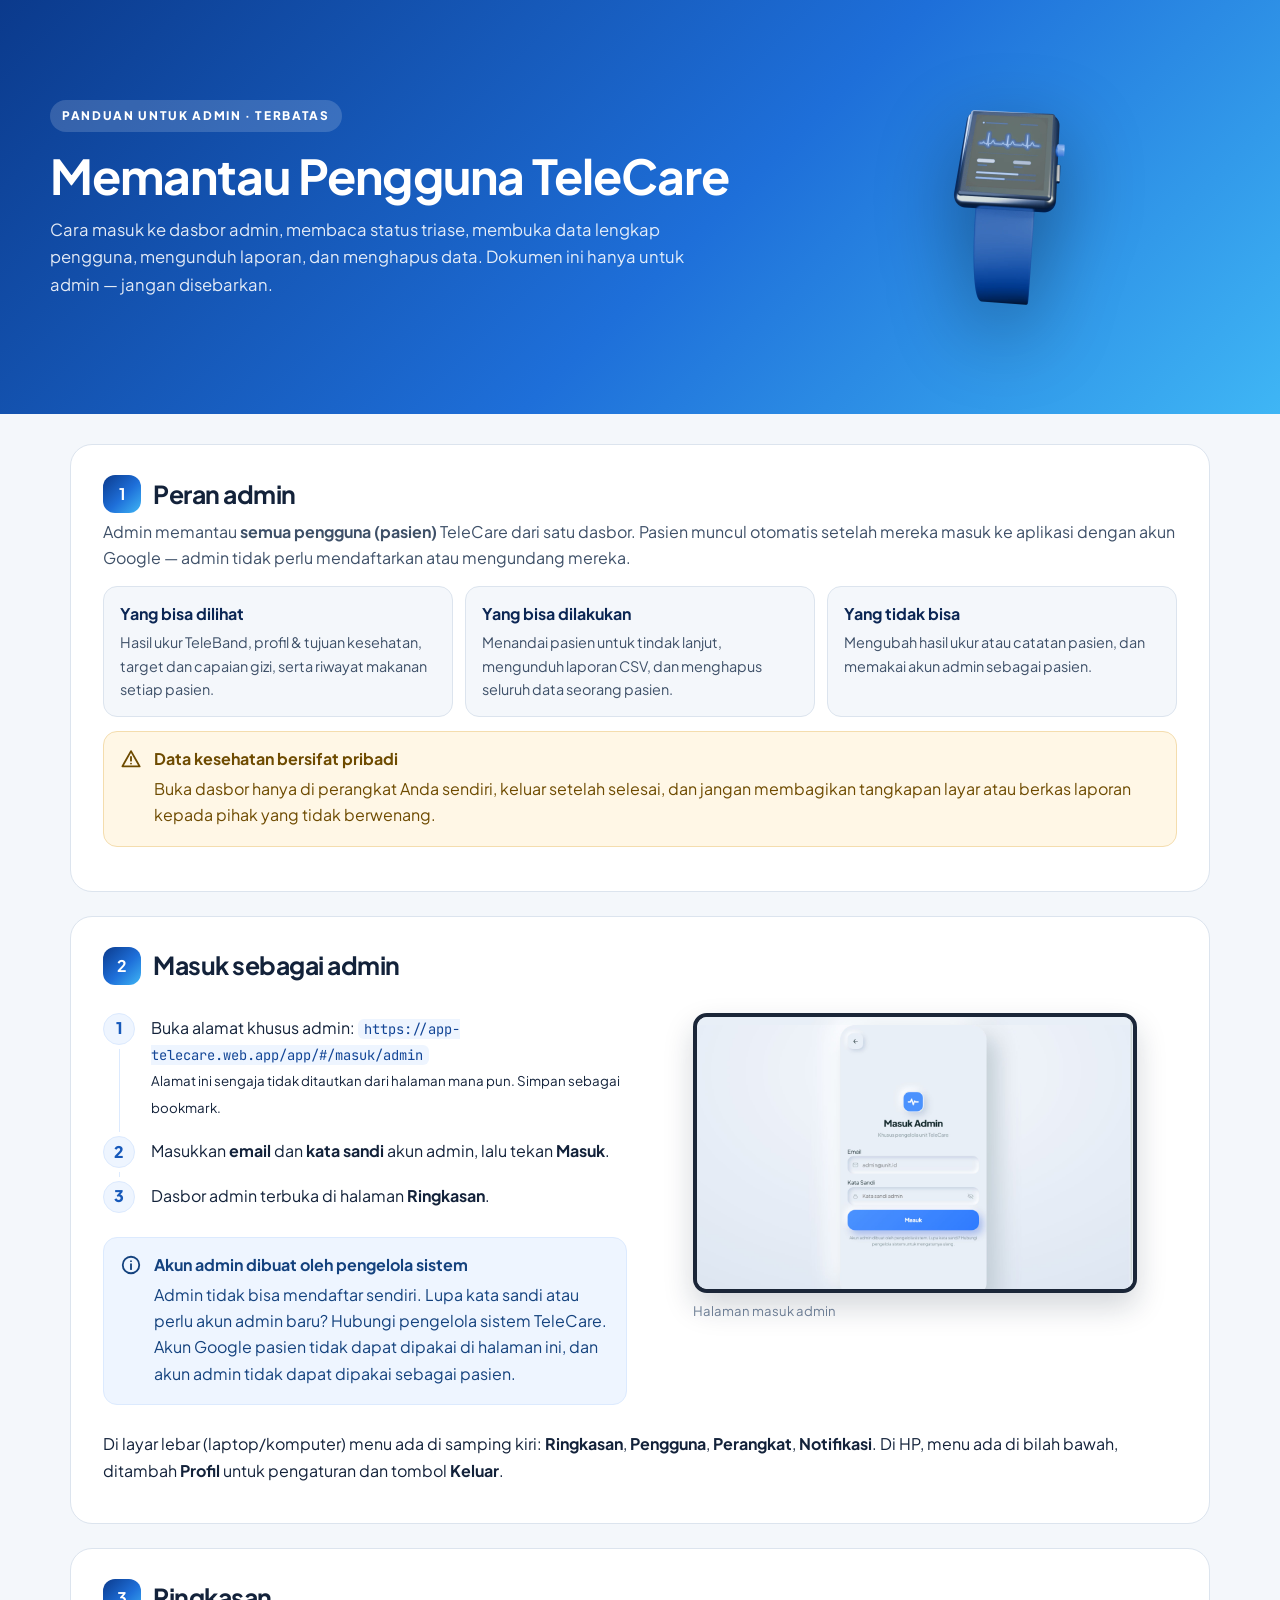
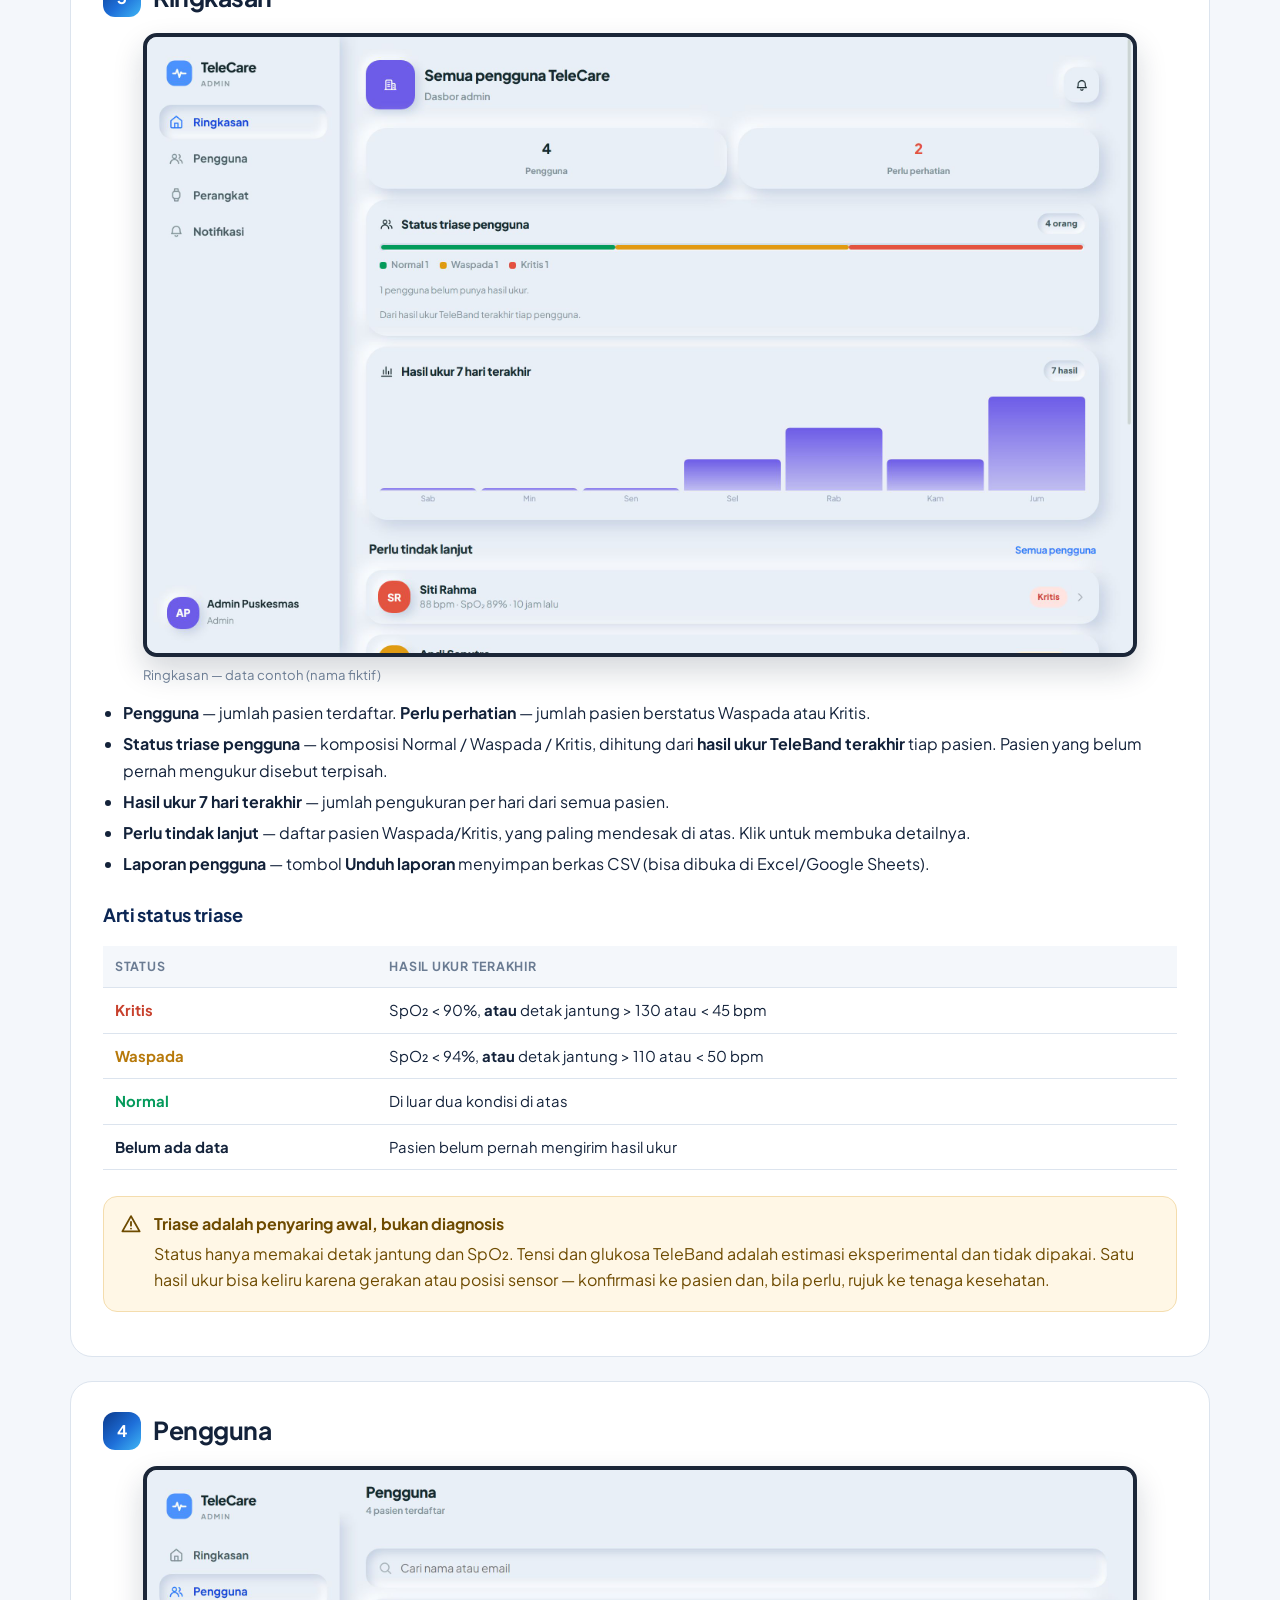
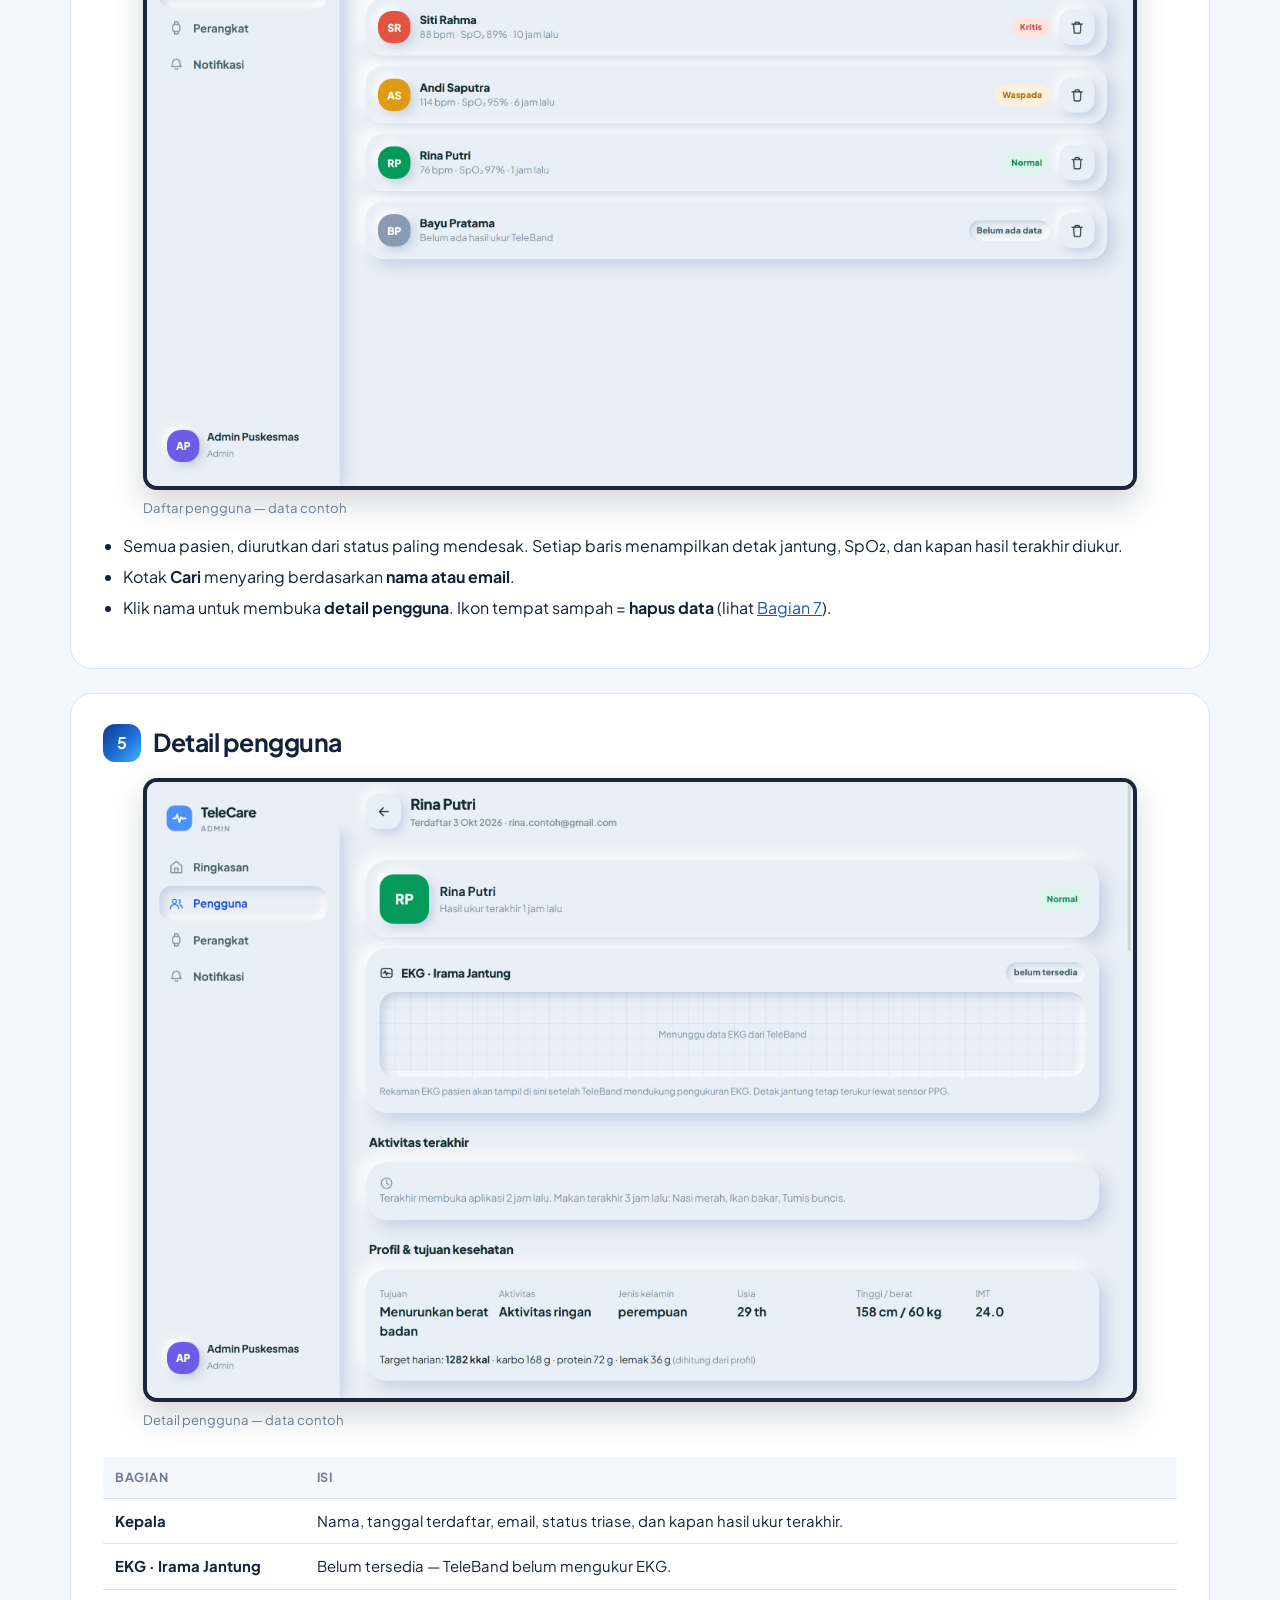
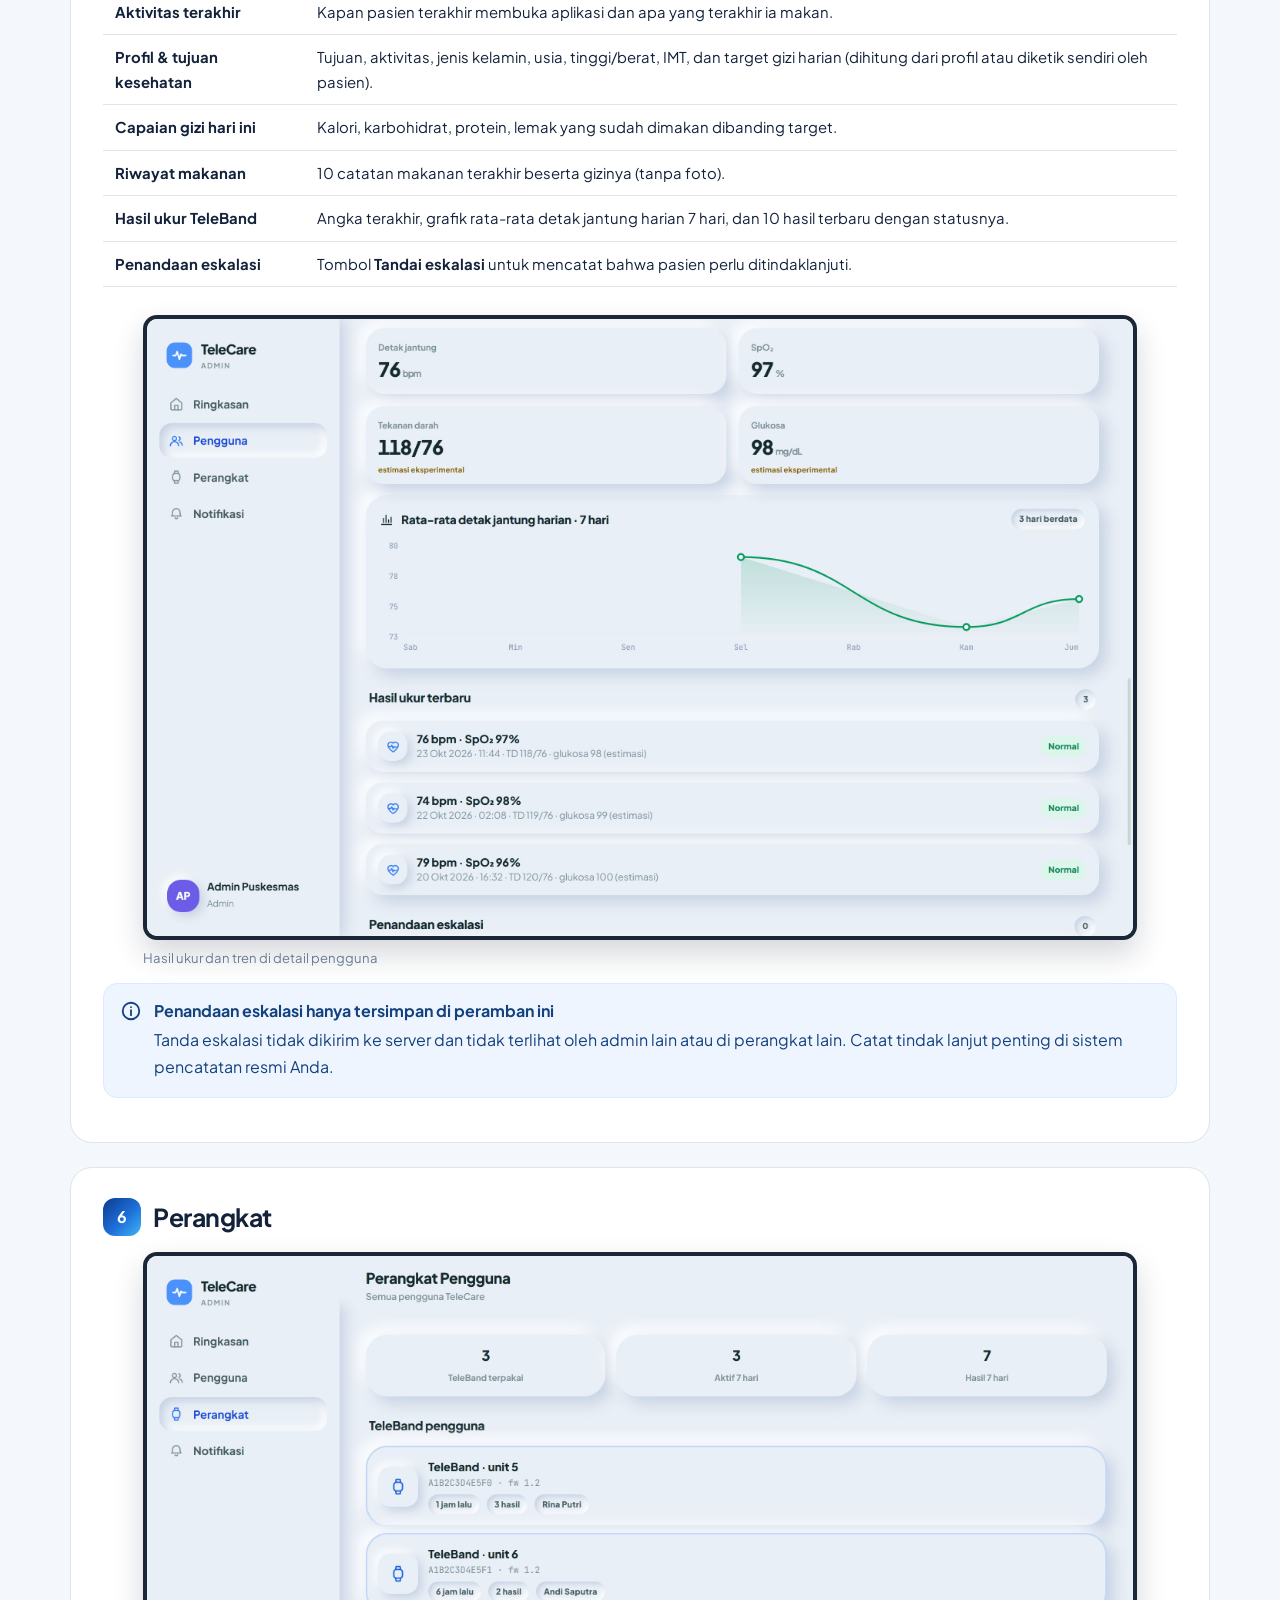
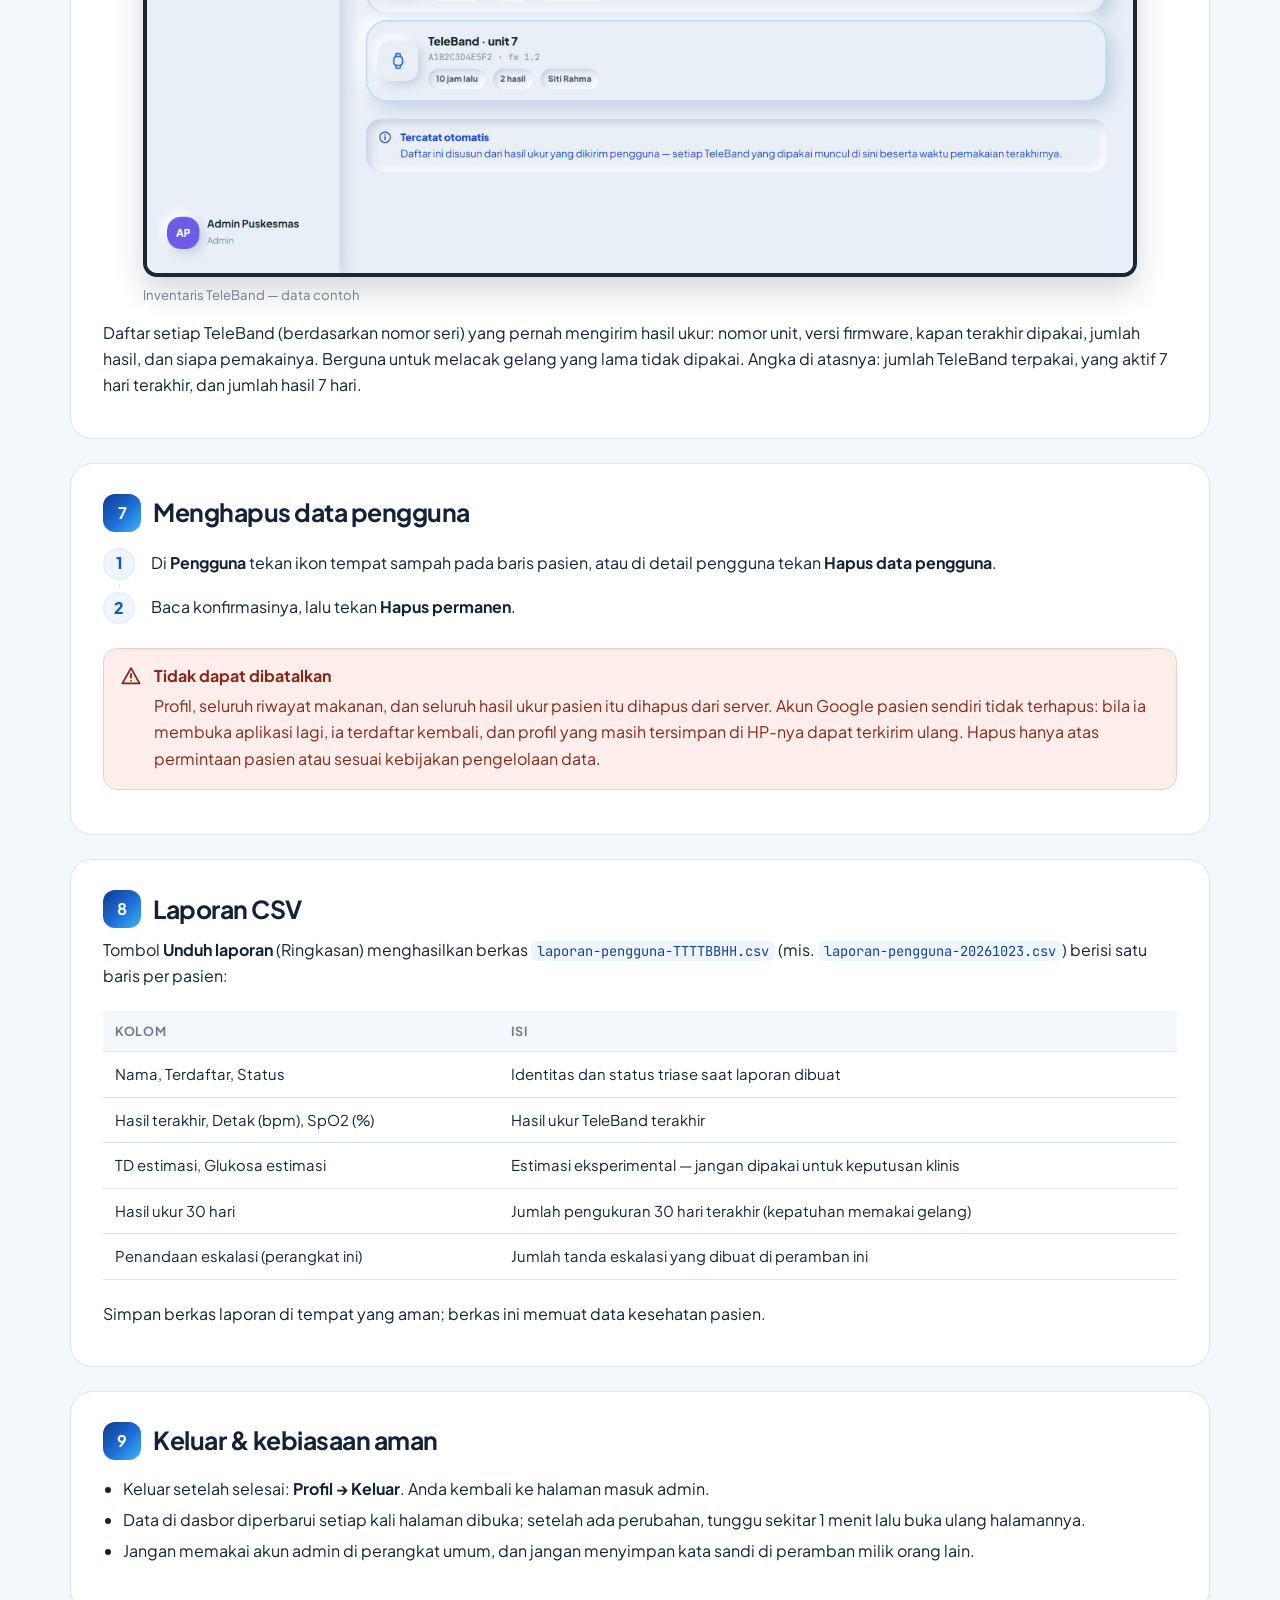
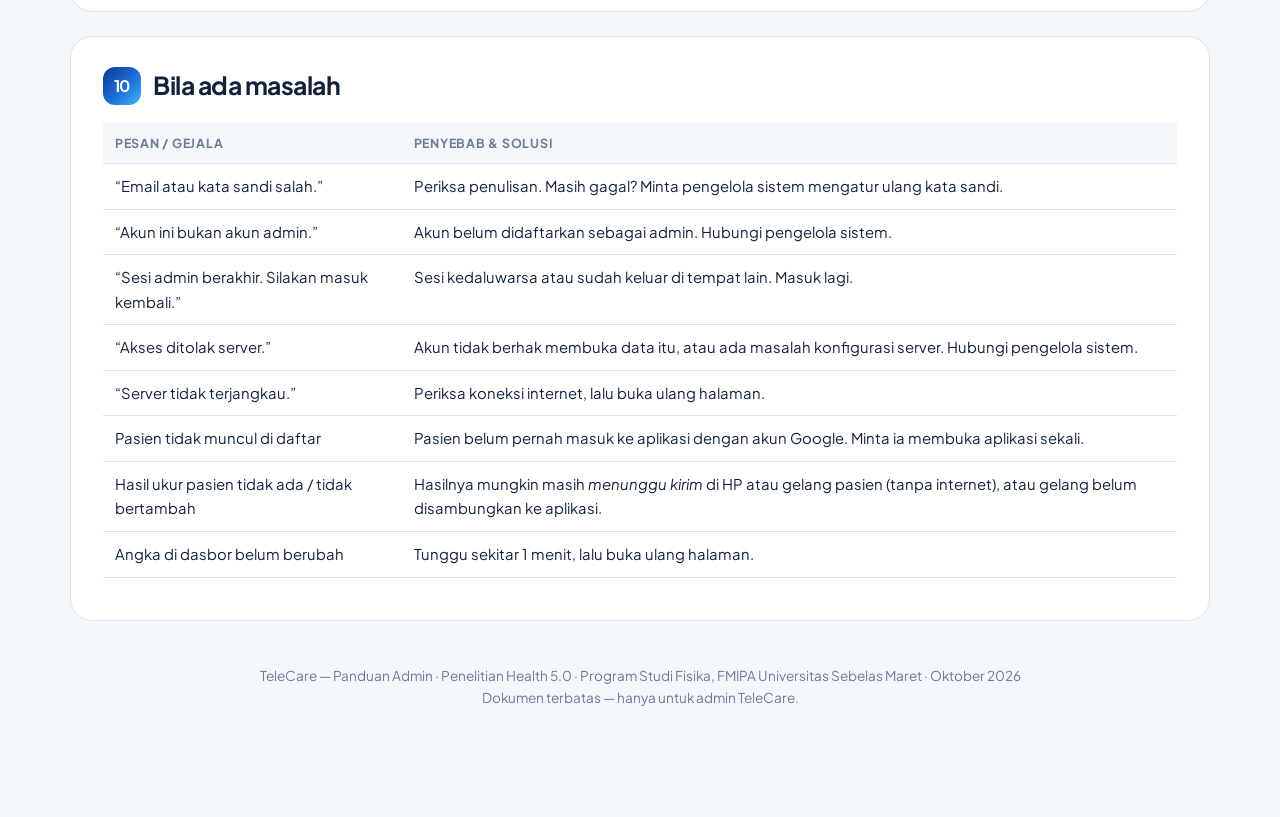
<file: docs/panduan-admin.html>
<!DOCTYPE html>
<html lang="id">
<head>
<meta charset="UTF-8">
<meta name="viewport" content="width=device-width,initial-scale=1">
<title>Panduan Admin — TeleCare</title>
<!-- RAHASIA TERBATAS: berkas ini sengaja TIDAK ditayangkan di situs (firebase.json mengecualikan docs/).
     Keluarannya, build/Panduan-Admin-TeleCare.pdf, dibagikan langsung kepada admin. -->
<meta name="robots" content="noindex,nofollow">
<link rel="preconnect" href="https://fonts.googleapis.com">
<link rel="preconnect" href="https://fonts.gstatic.com" crossorigin>
<link href="https://fonts.googleapis.com/css2?family=Plus+Jakarta+Sans:wght@400;500;600;700;800&family=JetBrains+Mono:wght@500&display=swap" rel="stylesheet">
<link rel="stylesheet" href="../panduan/panduan.css">
</head>
<body>

<svg width="0" height="0" style="position:absolute" aria-hidden="true"><defs>
  <symbol id="i-info" viewBox="0 0 24 24" fill="none" stroke="currentColor" stroke-width="2" stroke-linecap="round"><circle cx="12" cy="12" r="9"/><path d="M12 11v5.5M12 7.8h.01"/></symbol>
  <symbol id="i-awas" viewBox="0 0 24 24" fill="none" stroke="currentColor" stroke-width="2" stroke-linecap="round" stroke-linejoin="round"><path d="M12 3.4 21.4 20H2.6Z"/><path d="M12 9.6v4.2M12 17h.01"/></symbol>
</defs></svg>

<section class="sampul">
  <div class="sampul__isi">
    <div>
      <span class="label">Panduan untuk Admin · Terbatas</span>
      <h1>Memantau Pengguna TeleCare</h1>
      <p>Cara masuk ke dasbor admin, membaca status triase, membuka data lengkap pengguna, mengunduh laporan, dan menghapus data.
        Dokumen ini hanya untuk admin — jangan disebarkan.</p>
    </div>
    <img src="../assets/img/render-teleband.webp" width="1200" height="1200" alt="" style="height:auto">
  </div>
</section>

<div class="tata" style="grid-template-columns:1fr">
  <main>

  <section class="bab" id="peran">
    <h2><span class="no">1</span> Peran admin</h2>
    <p class="lead">Admin memantau <b>semua pengguna (pasien)</b> TeleCare dari satu dasbor. Pasien muncul otomatis setelah mereka masuk
      ke aplikasi dengan akun Google — admin tidak perlu mendaftarkan atau mengundang mereka.</p>
    <div class="fitur">
      <div><b>Yang bisa dilihat</b><p>Hasil ukur TeleBand, profil &amp; tujuan kesehatan, target dan capaian gizi, serta riwayat makanan setiap pasien.</p></div>
      <div><b>Yang bisa dilakukan</b><p>Menandai pasien untuk tindak lanjut, mengunduh laporan CSV, dan menghapus seluruh data seorang pasien.</p></div>
      <div><b>Yang tidak bisa</b><p>Mengubah hasil ukur atau catatan pasien, dan memakai akun admin sebagai pasien.</p></div>
    </div>
    <div class="kotak kotak--awas"><svg><use href="#i-awas"/></svg>
      <div><b>Data kesehatan bersifat pribadi</b>
        <p>Buka dasbor hanya di perangkat Anda sendiri, keluar setelah selesai, dan jangan membagikan tangkapan layar atau berkas laporan
          kepada pihak yang tidak berwenang.</p></div></div>
  </section>

  <section class="bab" id="masuk">
    <h2><span class="no">2</span> Masuk sebagai admin</h2>
    <div class="berdampingan" style="grid-template-columns:1fr 1fr">
      <div>
        <ol class="langkah">
          <li>Buka alamat khusus admin: <code>https://app-telecare.web.app/app/#/masuk/admin</code>
            <br><small>Alamat ini sengaja tidak ditautkan dari halaman mana pun. Simpan sebagai bookmark.</small></li>
          <li>Masukkan <b>email</b> dan <b>kata sandi</b> akun admin, lalu tekan <b>Masuk</b>.</li>
          <li>Dasbor admin terbuka di halaman <b>Ringkasan</b>.</li>
        </ol>
        <div class="kotak kotak--info"><svg><use href="#i-info"/></svg>
          <div><b>Akun admin dibuat oleh pengelola sistem</b>
            <p>Admin tidak bisa mendaftar sendiri. Lupa kata sandi atau perlu akun admin baru? Hubungi pengelola sistem TeleCare.
              Akun Google pasien tidak dapat dipakai di halaman ini, dan akun admin tidak dapat dipakai sebagai pasien.</p></div></div>
      </div>
      <figure><img class="layar layar--lebar" src="img/a01-masuk-admin.jpg" width="2560" height="1600" alt="Halaman masuk admin"><figcaption>Halaman masuk admin</figcaption></figure>
    </div>
    <p>Di layar lebar (laptop/komputer) menu ada di samping kiri: <b>Ringkasan</b>, <b>Pengguna</b>, <b>Perangkat</b>, <b>Notifikasi</b>.
      Di HP, menu ada di bilah bawah, ditambah <b>Profil</b> untuk pengaturan dan tombol <b>Keluar</b>.</p>
  </section>

  <section class="bab" id="ringkasan">
    <h2><span class="no">3</span> Ringkasan</h2>
    <figure class="gambar--satu"><img class="layar layar--lebar" src="img/a02-ringkasan.jpg" width="2560" height="1600" alt="Ringkasan dasbor admin"><figcaption>Ringkasan — data contoh (nama fiktif)</figcaption></figure>
    <ul>
      <li><b>Pengguna</b> — jumlah pasien terdaftar. <b>Perlu perhatian</b> — jumlah pasien berstatus Waspada atau Kritis.</li>
      <li><b>Status triase pengguna</b> — komposisi Normal / Waspada / Kritis, dihitung dari <b>hasil ukur TeleBand terakhir</b> tiap pasien.
        Pasien yang belum pernah mengukur disebut terpisah.</li>
      <li><b>Hasil ukur 7 hari terakhir</b> — jumlah pengukuran per hari dari semua pasien.</li>
      <li><b>Perlu tindak lanjut</b> — daftar pasien Waspada/Kritis, yang paling mendesak di atas. Klik untuk membuka detailnya.</li>
      <li><b>Laporan pengguna</b> — tombol <b>Unduh laporan</b> menyimpan berkas CSV (bisa dibuka di Excel/Google Sheets).</li>
    </ul>

    <h3>Arti status triase</h3>
    <div class="tabel-wrap"><table class="tabel">
      <tr><th>Status</th><th>Hasil ukur terakhir</th></tr>
      <tr><td><b style="color:#C8412D">Kritis</b></td><td>SpO₂ &lt; 90%, <b>atau</b> detak jantung &gt; 130 atau &lt; 45 bpm</td></tr>
      <tr><td><b style="color:#B7790A">Waspada</b></td><td>SpO₂ &lt; 94%, <b>atau</b> detak jantung &gt; 110 atau &lt; 50 bpm</td></tr>
      <tr><td><b style="color:#049A5B">Normal</b></td><td>Di luar dua kondisi di atas</td></tr>
      <tr><td><b>Belum ada data</b></td><td>Pasien belum pernah mengirim hasil ukur</td></tr>
    </table></div>
    <div class="kotak kotak--awas"><svg><use href="#i-awas"/></svg>
      <div><b>Triase adalah penyaring awal, bukan diagnosis</b>
        <p>Status hanya memakai detak jantung dan SpO₂. Tensi dan glukosa TeleBand adalah estimasi eksperimental dan tidak dipakai.
          Satu hasil ukur bisa keliru karena gerakan atau posisi sensor — konfirmasi ke pasien dan, bila perlu, rujuk ke tenaga kesehatan.</p></div></div>
  </section>

  <section class="bab" id="pengguna">
    <h2><span class="no">4</span> Pengguna</h2>
    <figure class="gambar--satu"><img class="layar layar--lebar" src="img/a04-pengguna.jpg" width="2560" height="1600" alt="Daftar pengguna"><figcaption>Daftar pengguna — data contoh</figcaption></figure>
    <ul>
      <li>Semua pasien, diurutkan dari status paling mendesak. Setiap baris menampilkan detak jantung, SpO₂, dan kapan hasil terakhir diukur.</li>
      <li>Kotak <b>Cari</b> menyaring berdasarkan <b>nama atau email</b>.</li>
      <li>Klik nama untuk membuka <b>detail pengguna</b>. Ikon tempat sampah = <b>hapus data</b> (lihat <a href="#hapus">Bagian 7</a>).</li>
    </ul>
  </section>

  <section class="bab" id="detail">
    <h2><span class="no">5</span> Detail pengguna</h2>
    <figure class="gambar--satu"><img class="layar layar--lebar" src="img/a05-detail.jpg" width="2560" height="1600" alt="Detail pengguna"><figcaption>Detail pengguna — data contoh</figcaption></figure>
    <div class="tabel-wrap"><table class="tabel">
      <tr><th>Bagian</th><th>Isi</th></tr>
      <tr><td><b>Kepala</b></td><td>Nama, tanggal terdaftar, email, status triase, dan kapan hasil ukur terakhir.</td></tr>
      <tr><td><b>EKG · Irama Jantung</b></td><td>Belum tersedia — TeleBand belum mengukur EKG.</td></tr>
      <tr><td><b>Aktivitas terakhir</b></td><td>Kapan pasien terakhir membuka aplikasi dan apa yang terakhir ia makan.</td></tr>
      <tr><td><b>Profil &amp; tujuan kesehatan</b></td><td>Tujuan, aktivitas, jenis kelamin, usia, tinggi/berat, IMT, dan target gizi harian
        (dihitung dari profil atau diketik sendiri oleh pasien).</td></tr>
      <tr><td><b>Capaian gizi hari ini</b></td><td>Kalori, karbohidrat, protein, lemak yang sudah dimakan dibanding target.</td></tr>
      <tr><td><b>Riwayat makanan</b></td><td>10 catatan makanan terakhir beserta gizinya (tanpa foto).</td></tr>
      <tr><td><b>Hasil ukur TeleBand</b></td><td>Angka terakhir, grafik rata-rata detak jantung harian 7 hari, dan 10 hasil terbaru dengan statusnya.</td></tr>
      <tr><td><b>Penandaan eskalasi</b></td><td>Tombol <b>Tandai eskalasi</b> untuk mencatat bahwa pasien perlu ditindaklanjuti.</td></tr>
    </table></div>
    <figure class="gambar--satu"><img class="layar layar--lebar" src="img/a06-detail-hasil.jpg" width="2560" height="1600" alt="Hasil ukur di detail pengguna"><figcaption>Hasil ukur dan tren di detail pengguna</figcaption></figure>
    <div class="kotak kotak--info"><svg><use href="#i-info"/></svg>
      <div><b>Penandaan eskalasi hanya tersimpan di peramban ini</b>
        <p>Tanda eskalasi tidak dikirim ke server dan tidak terlihat oleh admin lain atau di perangkat lain. Catat tindak lanjut penting di
          sistem pencatatan resmi Anda.</p></div></div>
  </section>

  <section class="bab" id="perangkat">
    <h2><span class="no">6</span> Perangkat</h2>
    <figure class="gambar--satu"><img class="layar layar--lebar" src="img/a07-perangkat.jpg" width="2560" height="1600" alt="Perangkat"><figcaption>Inventaris TeleBand — data contoh</figcaption></figure>
    <p>Daftar setiap TeleBand (berdasarkan nomor seri) yang pernah mengirim hasil ukur: nomor unit, versi firmware, kapan terakhir dipakai,
      jumlah hasil, dan siapa pemakainya. Berguna untuk melacak gelang yang lama tidak dipakai. Angka di atasnya: jumlah TeleBand
      terpakai, yang aktif 7 hari terakhir, dan jumlah hasil 7 hari.</p>
  </section>

  <section class="bab" id="hapus">
    <h2><span class="no">7</span> Menghapus data pengguna</h2>
    <ol class="langkah">
      <li>Di <b>Pengguna</b> tekan ikon tempat sampah pada baris pasien, atau di detail pengguna tekan <b>Hapus data pengguna</b>.</li>
      <li>Baca konfirmasinya, lalu tekan <b>Hapus permanen</b>.</li>
    </ol>
    <div class="kotak kotak--bahaya"><svg><use href="#i-awas"/></svg>
      <div><b>Tidak dapat dibatalkan</b>
        <p>Profil, seluruh riwayat makanan, dan seluruh hasil ukur pasien itu dihapus dari server. Akun Google pasien sendiri tidak terhapus:
          bila ia membuka aplikasi lagi, ia terdaftar kembali, dan profil yang masih tersimpan di HP-nya dapat terkirim ulang.
          Hapus hanya atas permintaan pasien atau sesuai kebijakan pengelolaan data.</p></div></div>
  </section>

  <section class="bab" id="laporan">
    <h2><span class="no">8</span> Laporan CSV</h2>
    <p>Tombol <b>Unduh laporan</b> (Ringkasan) menghasilkan berkas <code>laporan-pengguna-TTTTBBHH.csv</code> (mis. <code>laporan-pengguna-20261023.csv</code>) berisi satu baris per pasien:</p>
    <div class="tabel-wrap"><table class="tabel">
      <tr><th>Kolom</th><th>Isi</th></tr>
      <tr><td>Nama, Terdaftar, Status</td><td>Identitas dan status triase saat laporan dibuat</td></tr>
      <tr><td>Hasil terakhir, Detak (bpm), SpO2 (%)</td><td>Hasil ukur TeleBand terakhir</td></tr>
      <tr><td>TD estimasi, Glukosa estimasi</td><td>Estimasi eksperimental — jangan dipakai untuk keputusan klinis</td></tr>
      <tr><td>Hasil ukur 30 hari</td><td>Jumlah pengukuran 30 hari terakhir (kepatuhan memakai gelang)</td></tr>
      <tr><td>Penandaan eskalasi (perangkat ini)</td><td>Jumlah tanda eskalasi yang dibuat di peramban ini</td></tr>
    </table></div>
    <p>Simpan berkas laporan di tempat yang aman; berkas ini memuat data kesehatan pasien.</p>
  </section>

  <section class="bab" id="selesai">
    <h2><span class="no">9</span> Keluar &amp; kebiasaan aman</h2>
    <ul>
      <li>Keluar setelah selesai: <b>Profil → Keluar</b>. Anda kembali ke halaman masuk admin.</li>
      <li>Data di dasbor diperbarui setiap kali halaman dibuka; setelah ada perubahan, tunggu sekitar 1 menit lalu buka ulang halamannya.</li>
      <li>Jangan memakai akun admin di perangkat umum, dan jangan menyimpan kata sandi di peramban milik orang lain.</li>
    </ul>
  </section>

  <section class="bab" id="masalah">
    <h2><span class="no">10</span> Bila ada masalah</h2>
    <div class="tabel-wrap"><table class="tabel">
      <tr><th>Pesan / gejala</th><th>Penyebab &amp; solusi</th></tr>
      <tr><td>“Email atau kata sandi salah.”</td><td>Periksa penulisan. Masih gagal? Minta pengelola sistem mengatur ulang kata sandi.</td></tr>
      <tr><td>“Akun ini bukan akun admin.”</td><td>Akun belum didaftarkan sebagai admin. Hubungi pengelola sistem.</td></tr>
      <tr><td>“Sesi admin berakhir. Silakan masuk kembali.”</td><td>Sesi kedaluwarsa atau sudah keluar di tempat lain. Masuk lagi.</td></tr>
      <tr><td>“Akses ditolak server.”</td><td>Akun tidak berhak membuka data itu, atau ada masalah konfigurasi server. Hubungi pengelola sistem.</td></tr>
      <tr><td>“Server tidak terjangkau.”</td><td>Periksa koneksi internet, lalu buka ulang halaman.</td></tr>
      <tr><td>Pasien tidak muncul di daftar</td><td>Pasien belum pernah masuk ke aplikasi dengan akun Google. Minta ia membuka aplikasi sekali.</td></tr>
      <tr><td>Hasil ukur pasien tidak ada / tidak bertambah</td><td>Hasilnya mungkin masih <i>menunggu kirim</i> di HP atau gelang pasien (tanpa internet), atau gelang belum disambungkan ke aplikasi.</td></tr>
      <tr><td>Angka di dasbor belum berubah</td><td>Tunggu sekitar 1 menit, lalu buka ulang halaman.</td></tr>
    </table></div>
  </section>

  <p class="kaki">TeleCare — Panduan Admin · Penelitian Health 5.0 · Program Studi Fisika, FMIPA Universitas Sebelas Maret · Oktober 2026<br>
    Dokumen terbatas — hanya untuk admin TeleCare.</p>
  </main>
</div>
</body>
</html>
</file>
<file: panduan/panduan.css>
/* ============================================================
   TeleCare — gaya halaman panduan penggunaan
   Dipakai panduan/index.html (pasien, publik) dan docs/panduan-admin.html
   (admin, tidak ditayangkan). Rapi di HP, desktop, dan saat dicetak ke PDF A4.
   ============================================================ */
:root{
  --biru-900:#0B2654; --biru-700:#124596; --biru-600:#1759BA; --biru-500:#1E6FD9;
  --biru-300:#7FB8F5; --biru-100:#DCEAFE; --biru-50:#EEF5FF;
  --grad:linear-gradient(135deg,#0B3A8C 0%,#1E6FD9 55%,#3FB6F5 100%);
  --ink:#13223A; --ink-2:#3E5068; --muted:#6B7C93; --line:#DCE4EE; --kanvas:#F4F7FB; --kertas:#FFFFFF;
  --ok:#049A5B; --ok-50:#EAF8F1; --amber:#B7790A; --amber-50:#FFF7E6; --merah:#C8412D; --merah-50:#FDEEEB;
  --r:16px; --font:"Plus Jakarta Sans",-apple-system,"Segoe UI",Roboto,sans-serif;
  --mono:"JetBrains Mono",Consolas,monospace;
}
*,*::before,*::after{box-sizing:border-box}
html{scroll-behavior:smooth;scroll-padding-top:84px}
body{margin:0;font-family:var(--font);color:var(--ink);background:var(--kanvas);line-height:1.65;font-size:16px;
  -webkit-font-smoothing:antialiased}
/* height:auto wajib: <img> punya atribut width/height (mencegah loncatan tata letak);
   tanpa ini gambar tertarik memanjang saat lebarnya dikecilkan CSS. */
img,svg{max-width:100%;display:block}
img{height:auto}
a{color:var(--biru-600)}
h1,h2,h3,h4{line-height:1.25;letter-spacing:-.02em;margin:0}
p{margin:.55em 0}
code,kbd{font-family:var(--mono);font-size:.86em}
kbd{display:inline-block;padding:1px 7px;border:1px solid var(--line);border-bottom-width:2px;border-radius:6px;
  background:#fff;font-weight:600;color:var(--ink)}
code{background:var(--biru-50);padding:1px 6px;border-radius:6px;color:var(--biru-700)}
[hidden]{display:none!important}

/* ---------- kepala ---------- */
.kepala{position:sticky;top:0;z-index:20;background:rgba(255,255,255,.88);backdrop-filter:blur(10px);
  border-bottom:1px solid var(--line)}
.kepala__isi{max-width:1180px;margin:0 auto;padding:12px 20px;display:flex;align-items:center;gap:14px}
.merek{display:flex;align-items:center;gap:10px;text-decoration:none;color:var(--ink);font-weight:800}
.merek svg{width:36px;height:36px;flex:none}
.merek small{display:block;font-size:.66rem;letter-spacing:.14em;color:var(--muted);font-weight:700;text-transform:uppercase}
.kepala .merek{margin-right:auto}
.tombol{display:inline-flex;align-items:center;gap:8px;padding:10px 18px;border-radius:999px;font-weight:700;
  font-size:.9rem;text-decoration:none;border:0;cursor:pointer;white-space:nowrap}
.tombol--utama{background:var(--grad);color:#fff;box-shadow:0 6px 18px rgba(30,111,217,.28)}
.tombol--garis{background:#fff;color:var(--biru-600);border:1.5px solid var(--biru-100)}
.tombol svg{width:18px;height:18px}

/* ---------- pembuka ---------- */
.sampul{background:var(--grad);color:#fff;padding:54px 20px 60px}
.sampul__isi{max-width:1180px;margin:0 auto;display:grid;grid-template-columns:1.25fr .75fr;gap:28px;align-items:center}
.sampul .label{display:inline-block;font-size:.74rem;font-weight:800;letter-spacing:.14em;text-transform:uppercase;
  background:rgba(255,255,255,.16);padding:6px 12px;border-radius:999px}
.sampul h1{font-size:clamp(2rem,4.5vw,3rem);margin:14px 0 10px}
.sampul p{color:rgba(255,255,255,.88);max-width:56ch;font-size:1.04rem}
.sampul__aksi{display:flex;gap:10px;flex-wrap:wrap;margin-top:18px}
.sampul__aksi .tombol--garis{background:rgba(255,255,255,.14);color:#fff;border-color:rgba(255,255,255,.35)}
.sampul__aksi .tombol--putih{background:#fff;color:var(--biru-700)}
.sampul img{max-width:300px;margin-inline:auto;filter:drop-shadow(0 26px 40px rgba(0,0,0,.35))}

/* ---------- tata letak ---------- */
.tata{max-width:1180px;margin:0 auto;padding:30px 20px 60px;display:grid;grid-template-columns:250px 1fr;gap:34px}
.daftar{position:sticky;top:84px;align-self:start;max-height:calc(100vh - 100px);overflow:auto;
  background:#fff;border:1px solid var(--line);border-radius:var(--r);padding:16px 14px}
.daftar b{display:block;font-size:.74rem;letter-spacing:.12em;text-transform:uppercase;color:var(--muted);margin:0 6px 8px}
.daftar ol{list-style:none;margin:0;padding:0;counter-reset:d}
.daftar li{counter-increment:d}
.daftar a{display:flex;gap:8px;padding:7px 8px;border-radius:10px;text-decoration:none;color:var(--ink-2);font-size:.88rem;font-weight:600}
.daftar a::before{content:counter(d);color:var(--biru-500);font-weight:800;min-width:1.3em}
.daftar a:hover{background:var(--biru-50);color:var(--biru-700)}
main{min-width:0}

/* ---------- bab ---------- */
.bab{background:#fff;border:1px solid var(--line);border-radius:22px;padding:30px 32px;margin-bottom:24px}
.bab > h2{font-size:1.55rem;display:flex;align-items:center;gap:12px;margin-bottom:6px}
.bab > h2 .no{display:inline-grid;place-items:center;width:38px;height:38px;border-radius:12px;background:var(--grad);
  color:#fff;font-size:1rem;flex:none}
.bab > .lead{color:var(--ink-2);margin-top:4px}
.bab h3{font-size:1.14rem;margin:26px 0 8px;color:var(--biru-900)}
.bab h4{font-size:1rem;margin:18px 0 6px}
.bab ul,.bab ol{padding-left:1.25em}
.bab li{margin:.3em 0}

/* langkah bernomor */
ol.langkah{list-style:none;padding:0;counter-reset:l;margin:14px 0}
ol.langkah > li{counter-increment:l;position:relative;padding:4px 0 14px 48px;margin:0}
ol.langkah > li::before{content:counter(l);position:absolute;left:0;top:2px;width:32px;height:32px;border-radius:50%;
  background:var(--biru-50);color:var(--biru-600);font-weight:800;display:grid;place-items:center;border:1.5px solid var(--biru-100)}
ol.langkah > li:not(:last-child)::after{content:"";position:absolute;left:15.5px;top:38px;bottom:2px;width:1.5px;background:var(--biru-100)}

/* kotak catatan */
.kotak{display:flex;gap:12px;border-radius:14px;padding:14px 16px;margin:14px 0;border:1px solid}
.kotak svg{width:22px;height:22px;flex:none;margin-top:2px}
.kotak > div > b{display:block}   /* hanya judul kotak; teks tebal di dalam kalimat tetap sebaris */
.kotak p{margin:.2em 0}
.kotak--info{background:var(--biru-50);border-color:var(--biru-100);color:#14427E}
.kotak--ok{background:var(--ok-50);border-color:#C5EBD8;color:#0B5E3A}
.kotak--awas{background:var(--amber-50);border-color:#F4DDAE;color:#6E4B00}
.kotak--bahaya{background:var(--merah-50);border-color:#F5CBC3;color:#8A2617}

/* tabel */
.tabel{width:100%;border-collapse:collapse;margin:12px 0;font-size:.93rem}
.tabel th,.tabel td{text-align:left;padding:10px 12px;border-bottom:1px solid var(--line);vertical-align:top}
.tabel th{background:var(--kanvas);font-size:.78rem;letter-spacing:.06em;text-transform:uppercase;color:var(--muted)}
.tabel-wrap{overflow-x:auto}

/* gambar */
.gambar{display:grid;gap:18px;margin:16px 0;grid-template-columns:repeat(auto-fit,minmax(200px,1fr));align-items:start}
.gambar figure{margin:0;text-align:center}
.gambar--satu{grid-template-columns:1fr}
.layar{width:100%;max-width:250px;margin:0 auto;border-radius:22px;border:6px solid #1B2638;
  box-shadow:0 14px 30px rgba(19,34,58,.18);background:#fff}
.layar--lebar{max-width:100%;border-width:4px;border-radius:14px}
figcaption{font-size:.82rem;color:var(--muted);margin-top:8px;line-height:1.45}
.ilustrasi{background:var(--kanvas);border:1px solid var(--line);border-radius:18px;padding:16px}
.ilustrasi svg{margin:0 auto}
.tanda-ilustrasi{display:inline-block;font-size:.7rem;font-weight:800;letter-spacing:.08em;text-transform:uppercase;
  color:var(--amber);background:var(--amber-50);border:1px solid #F4DDAE;border-radius:999px;padding:2px 8px;margin-left:6px}

/* kartu fitur */
.fitur{display:grid;grid-template-columns:repeat(auto-fit,minmax(230px,1fr));gap:12px;margin:14px 0}
.fitur > div{border:1px solid var(--line);border-radius:14px;padding:14px 16px;background:var(--kanvas)}
.fitur b{display:block;color:var(--biru-900)}
.fitur p{margin:.25em 0 0;font-size:.9rem;color:var(--ink-2)}

/* dua kolom: teks + layar */
.berdampingan{display:grid;grid-template-columns:1fr 250px;gap:26px;align-items:start;margin:12px 0}
.berdampingan + .berdampingan{margin-top:24px}

.ok{color:var(--ok);font-weight:800}
.tidak{color:var(--merah);font-weight:800}
.kaki{text-align:center;color:var(--muted);font-size:.85rem;padding:20px 20px 40px}
.kaki a{color:inherit}

/* ---------- layar sempit ---------- */
@media (max-width:900px){
  .tata{grid-template-columns:1fr;padding-top:20px}
  .daftar{position:static;max-height:none}
  .sampul__isi{grid-template-columns:1fr}
  .sampul img{max-width:220px}
}
@media (max-width:640px){
  body{font-size:15.5px}
  .bab{padding:22px 18px;border-radius:18px}
  .bab > h2{font-size:1.3rem}
  .berdampingan{grid-template-columns:1fr}
  .kepala .tombol span{display:none}
  .sampul{padding:36px 18px 42px}
}

/* ---------- cetak / PDF (A4) ---------- */
@page{size:A4;margin:14mm 14mm 16mm}
@media print{
  html{scroll-behavior:auto}
  body{background:#fff;font-size:10.5pt;line-height:1.55}
  .kepala,.daftar,.sampul__aksi,.hanya-layar{display:none!important}
  .sampul{background:none;color:var(--ink);padding:0 0 10mm;border-bottom:2px solid var(--biru-500);margin-bottom:6mm}
  .sampul .label{background:var(--biru-50);color:var(--biru-700)}
  .sampul p{color:var(--ink-2)}
  .sampul__isi{grid-template-columns:1fr 50mm}
  .sampul img{max-width:50mm;filter:none}
  .tata{display:block;padding:0;max-width:none}
  .bab{border:0;padding:0;margin:0 0 6mm;border-radius:0;break-before:page}
  .bab:first-of-type{break-before:auto}
  .bab > h2{font-size:17pt}
  h3,h4{break-after:avoid}
  figure,.kotak,.fitur > div,ol.langkah > li,tr{break-inside:avoid}
  .layar{max-width:48mm;border-width:4px;border-radius:14px;box-shadow:none}
  .layar--lebar{max-width:100%}
  .berdampingan{grid-template-columns:1fr 48mm;gap:6mm}
  .gambar{grid-template-columns:repeat(3,1fr)}
  .gambar--satu{grid-template-columns:1fr}
  a{color:inherit;text-decoration:none}
  .kaki{padding:6mm 0 0}
}
</file>
